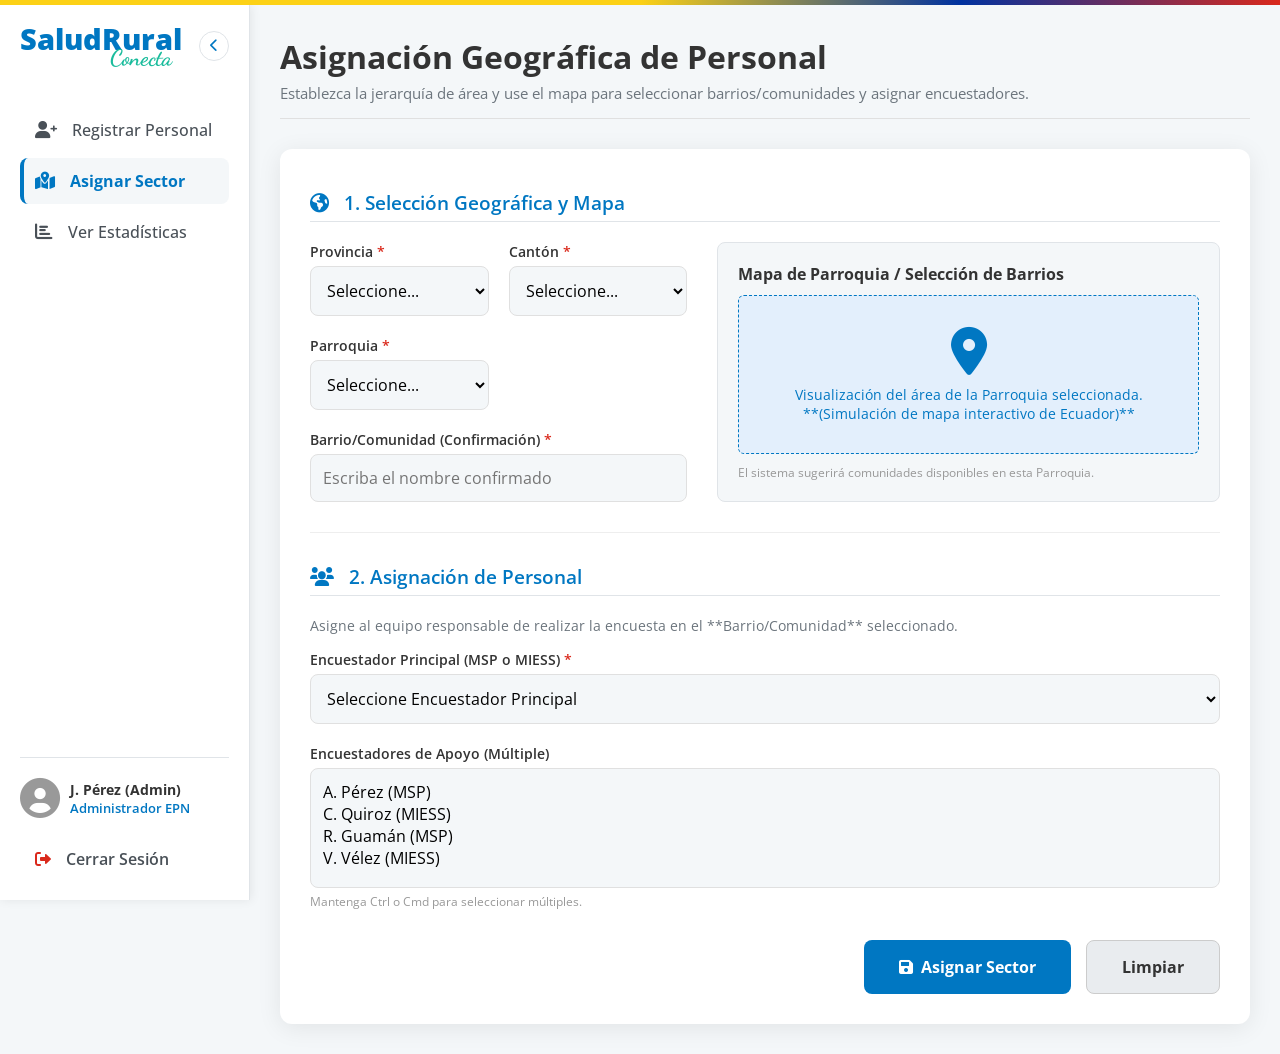
<file: PROYECTO_FINAL/src/html/asignacion_sector.html>
<!DOCTYPE html>
<html lang="es">
<head>
    <meta charset="UTF-8">
    <meta name="viewport" content="width=device-width, initial-scale=1.0">
    <title>Administración - Asignación de Sector</title>
    <link rel="stylesheet" href="../css/asignacion_sector.css"> 
    <link rel="stylesheet" href="https://cdnjs.cloudflare.com/ajax/libs/font-awesome/6.0.0-beta3/css/all.min.css">
    <link href="https://fonts.googleapis.com/css2?family=Open+Sans:wght@300;400;600;700;800&display=swap" rel="stylesheet">
    <link href="https://fonts.googleapis.com/css2?family=Dancing+Script:wght@700&display=swap" rel="stylesheet">
</head>
<body>
    <div class="color-band-top"></div>
    
    <div id="app-container" class="app-container">
        
        <aside id="sidebar" class="sidebar">
            <div class="sidebar-header">
                <div class="logo-wrapper-sidebar">
                    <h2 class="logo-text-sidebar">SaludRural</h2>
                    <span class="logo-firma-sidebar">Conecta</span>
                </div>
                <button id="toggle-sidebar" class="toggle-button" aria-label="Colapsar menú">
                    <i class="fas fa-chevron-left"></i>
                </button>
            </div>
            
            <nav class="nav-menu">
                <a href="#" class="nav-item"><i class="fas fa-user-plus"></i> <span class="nav-text">Registrar Personal</span></a>
                <a href="#" class="nav-item active"><i class="fas fa-map-marked-alt"></i> <span class="nav-text">Asignar Sector</span></a>
                <a href="#" class="nav-item"><i class="fas fa-chart-bar"></i> <span class="nav-text">Ver Estadísticas</span></a>
            </nav>
            
            <div class="user-profile-wrapper">
                <div class="user-profile">
                    <div class="profile-info">
                        <i class="fas fa-user-circle profile-picture-icon"></i> 
                        <div class="profile-details">
                            <span class="profile-name">J. Pérez (Admin)</span>
                            <span class="profile-role">Administrador EPN</span>
                        </div>
                    </div>
                </div>
                <a href="#" class="logout-button"><i class="fas fa-sign-out-alt"></i> <span class="nav-text">Cerrar Sesión</span></a>
            </div>
        </aside>

        <main class="main-content">
            <header class="page-header">
                <h1>Asignación Geográfica de Personal</h1>
                <p>Establezca la jerarquía de área y use el mapa para seleccionar barrios/comunidades y asignar encuestadores.</p>
            </header>
            
            <div class="card assignment-card">
                <form class="assignment-form">
                    
                    <h2 class="form-section-title"><i class="fas fa-globe-americas"></i> 1. Selección Geográfica y Mapa</h2>
                    
                    <div class="map-assignment-grid">
                        
                        <div class="geo-select-column">
                            <div class="input-group"><label for="provincia">Provincia <span class="required">*</span></label>
                                <select id="provincia" required>
                                    <option value="">Seleccione...</option>
                                    <option value="Pichincha">Pichincha</option>
                                    <option value="Guayas">Guayas</option>
                                </select>
                            </div>

                            <div class="input-group"><label for="canton">Cantón <span class="required">*</span></label>
                                <select id="canton" required>
                                    <option value="">Seleccione...</option>
                                    <option value="Quito">Quito</option>
                                    <option value="Guayaquil">Guayaquil</option>
                                </select>
                            </div>
                            
                            <div class="input-group"><label for="parroquia">Parroquia <span class="required">*</span></label>
                                <select id="parroquia" required>
                                    <option value="">Seleccione...</option>
                                    <option value="Calderon">Calderón</option>
                                    <option value="Pomasqui">Pomasqui</option>
                                </select>
                            </div>
                             
                            <div class="input-group">
                                <label for="barrio_manual">Barrio/Comunidad (Confirmación) <span class="required">*</span></label>
                                <input type="text" id="barrio_manual" placeholder="Escriba el nombre confirmado" required>
                            </div>
                        </div>

                        <div class="map-placeholder-column">
                            <h3 class="map-title">Mapa de Parroquia / Selección de Barrios</h3>
                            <div class="map-box">
                                <i class="fas fa-map-marker-alt"></i>
                                <p>Visualización del área de la Parroquia seleccionada.</p>
                                <p>**(Simulación de mapa interactivo de Ecuador)**</p>
                            </div>
                            <span class="map-hint">El sistema sugerirá comunidades disponibles en esta Parroquia.</span>
                        </div>
                    </div>
                    
                    <hr>

                    <h2 class="form-section-title"><i class="fas fa-users"></i> 2. Asignación de Personal</h2>
                    <p class="assignment-info">Asigne al equipo responsable de realizar la encuesta en el **Barrio/Comunidad** seleccionado.</p>
                    
                    <div class="form-grid">
                        <div class="input-group full-width">
                            <label for="encuestador_principal">Encuestador Principal (MSP o MIESS) <span class="required">*</span></label>
                            <select id="encuestador_principal" required>
                                <option value="">Seleccione Encuestador Principal</option>
                                <option value="MROJAS_MSP">M. Rojas (MSP)</option>
                                <option value="JLEMA_MIESS">J. Lema (MIESS)</option>
                            </select>
                        </div>
                        
                        <div class="input-group full-width">
                            <label for="encuestadores_secundarios">Encuestadores de Apoyo (Múltiple)</label>
                            <select id="encuestadores_secundarios" multiple size="4">
                                <option value="APEREZ_MSP">A. Pérez (MSP)</option>
                                <option value="CQUIROZ_MIESS">C. Quiroz (MIESS)</option>
                                <option value="RGUAMAN_MSP">R. Guamán (MSP)</option>
                                <option value="VVELEZ_MIESS">V. Vélez (MIESS)</option>
                            </select>
                            <span class="hint">Mantenga Ctrl o Cmd para seleccionar múltiples.</span>
                        </div>
                    </div>

                    <div class="action-buttons">
                        <button type="submit" class="button primary-button"><i class="fas fa-save"></i> Asignar Sector</button>
                        <button type="reset" class="button secondary-button">Limpiar</button>
                    </div>

                </form>
            </div>
        </main>
    </div>
    
    <script>
        document.addEventListener('DOMContentLoaded', () => {
            const appContainer = document.getElementById('app-container');
            const toggleButton = document.getElementById('toggle-sidebar');
            
            toggleButton.addEventListener('click', function() {
                appContainer.classList.toggle('sidebar-collapsed');
                const icon = this.querySelector('i');
                if (appContainer.classList.contains('sidebar-collapsed')) {
                    icon.classList.replace('fa-chevron-left', 'fa-chevron-right');
                } else {
                    icon.classList.replace('fa-chevron-right', 'fa-chevron-left');
                }
            });
        });
    </script>
</body>
</html>
</file>
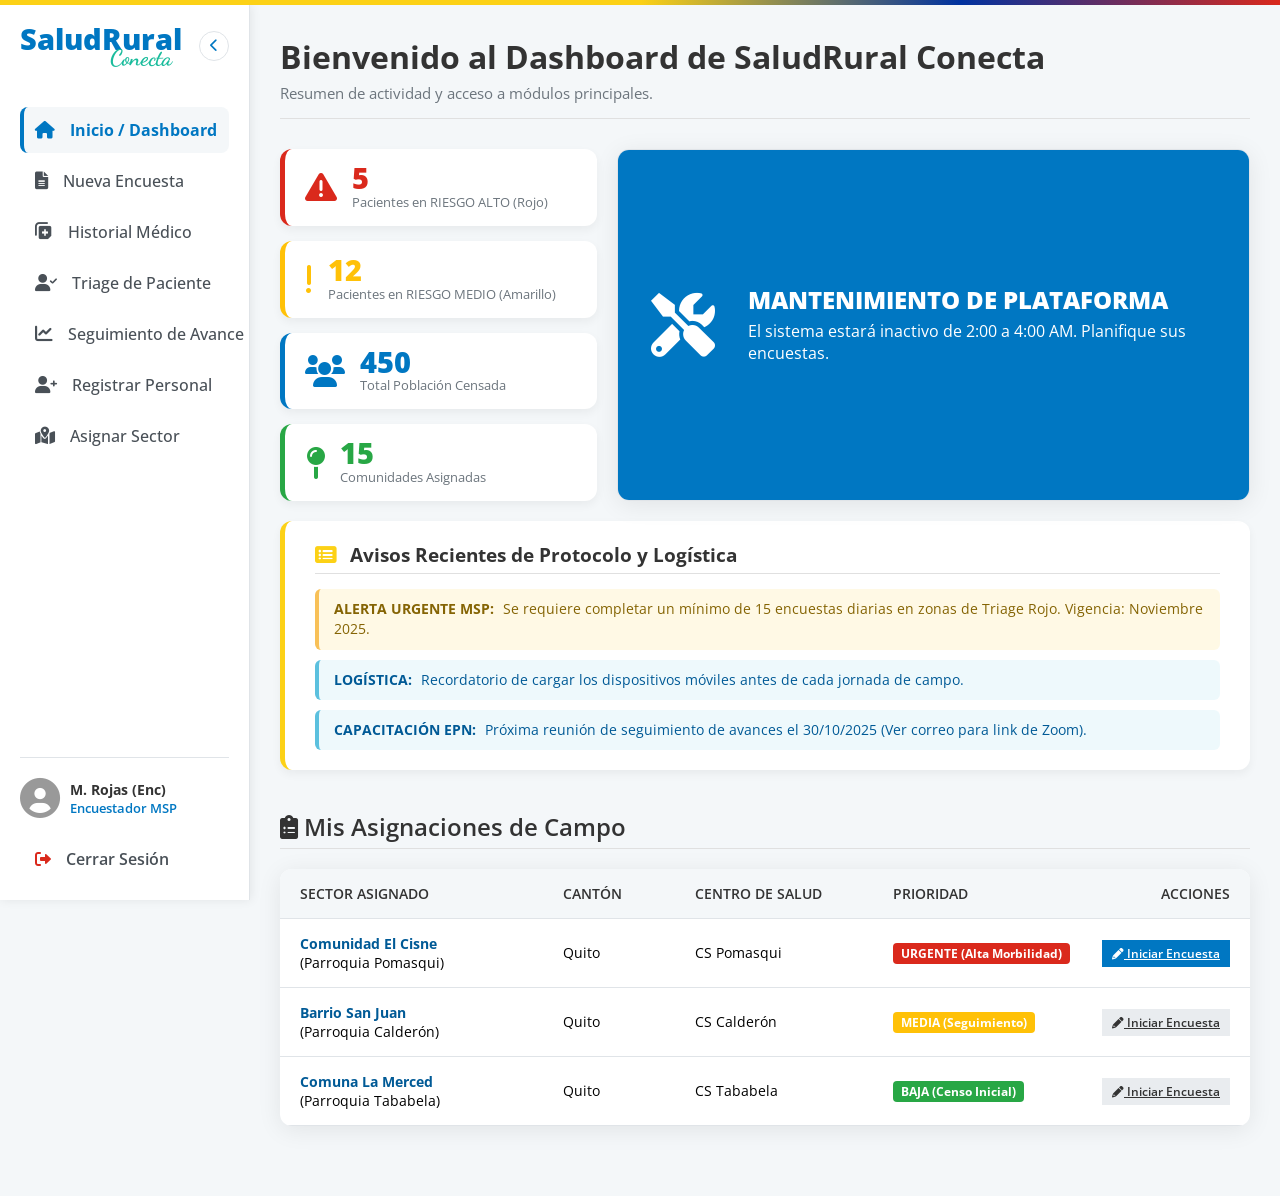
<file: PROYECTO_FINAL/src/html/dashboard.html>
<!DOCTYPE html>
<html lang="es">
<head>
    <meta charset="UTF-8">
    <meta name="viewport" content="width=device-width, initial-scale=1.0">
    <title>SaludRural Conecta - Dashboard</title>
    <link rel="stylesheet" href="../css/dashboard.css">
    <link rel="stylesheet" href="https://cdnjs.cloudflare.com/ajax/libs/font-awesome/6.0.0-beta3/css/all.min.css">
    <link href="https://fonts.googleapis.com/css2?family=Open+Sans:wght@300;400;600;700;800&display=swap" rel="stylesheet">
    <link href="https://fonts.googleapis.com/css2?family=Dancing+Script:wght@700&display=swap" rel="stylesheet">
</head>
<body>
    <div class="color-band-top"></div>
    
    <div id="app-container" class="app-container">
        
        <aside id="sidebar" class="sidebar">
            <div class="sidebar-header">
                <div class="logo-wrapper-sidebar">
                    <h2 class="logo-text-sidebar">SaludRural</h2>
                    <span class="logo-firma-sidebar">Conecta</span>
                </div>
                <button id="toggle-sidebar" class="toggle-button" aria-label="Colapsar menú">
                    <i class="fas fa-chevron-left"></i>
                </button>
            </div>
            
            <nav class="nav-menu">
                <a href="#" class="nav-item active"><i class="fas fa-home"></i> <span class="nav-text">Inicio / Dashboard</span></a>
                <a href="#" class="nav-item"><i class="fas fa-file-alt"></i> <span class="nav-text">Nueva Encuesta</span></a>
                <a href="#" class="nav-item"><i class="fas fa-notes-medical"></i> <span class="nav-text">Historial Médico</span></a>
                <a href="#" class="nav-item"><i class="fas fa-user-check"></i> <span class="nav-text">Triage de Paciente</span></a>
                <a href="#" class="nav-item"><i class="fas fa-chart-line"></i> <span class="nav-text">Seguimiento de Avance</span></a>
                <a href="#" class="nav-item"><i class="fas fa-user-plus"></i> <span class="nav-text">Registrar Personal</span></a>
                <a href="#" class="nav-item"><i class="fas fa-map-marked-alt"></i> <span class="nav-text">Asignar Sector</span></a>
            </nav>
            
            <div class="user-profile-wrapper">
                <div class="user-profile">
                    <div class="profile-info">
                        <i class="fas fa-user-circle profile-picture-icon"></i>
                        <div class="profile-details">
                            <span class="profile-name">M. Rojas (Enc)</span>
                            <span class="profile-role">Encuestador MSP</span>
                        </div>
                    </div>
                </div>
                <a href="#" class="logout-button"><i class="fas fa-sign-out-alt"></i> <span class="nav-text">Cerrar Sesión</span></a>
            </div>
        </aside>

        <main class="main-content">
            <header class="page-header">
                <h1>Bienvenido al Dashboard de SaludRural Conecta</h1>
                <p>Resumen de actividad y acceso a módulos principales.</p>
            </header>
            
            <div class="top-content-grid">
                
                <div class="metrics-grid">
                    <div class="metric-card card danger-metric">
                        <i class="fas fa-exclamation-triangle"></i>
                        <div class="metric-details">
                            <span class="metric-value">5</span>
                            <span class="metric-label">Pacientes en RIESGO ALTO (Rojo)</span>
                        </div>
                    </div>
                    <div class="metric-card card warning-metric">
                        <i class="fas fa-exclamation"></i>
                        <div class="metric-details">
                            <span class="metric-value">12</span>
                            <span class="metric-label">Pacientes en RIESGO MEDIO (Amarillo)</span>
                        </div>
                    </div>
                    <div class="metric-card card primary-metric">
                        <i class="fas fa-users"></i>
                        <div class="metric-details">
                            <span class="metric-value">450</span>
                            <span class="metric-label">Total Población Censada</span>
                        </div>
                    </div>
                    <div class="metric-card card success-metric">
                        <i class="fas fa-map-pin"></i>
                        <div class="metric-details">
                            <span class="metric-value">15</span>
                            <span class="metric-label">Comunidades Asignadas</span>
                        </div>
                    </div>
                </div>

                <div class="announcements-carousel-container card">
                    <div class="carousel-track">
                        
                        <div class="carousel-slide slide-blue">
                            <i class="fas fa-tools"></i>
                            <div class="slide-content-wrapper">
                                <h3 class="slide-title">Mantenimiento de Plataforma</h3>
                                <p class="slide-subtitle">El sistema estará inactivo de 2:00 a 4:00 AM. Planifique sus encuestas.</p>
                            </div>
                        </div>

                        <div class="carousel-slide slide-green">
                            <i class="fas fa-syringe"></i>
                            <div class="slide-content-wrapper">
                                <h3 class="slide-title">Jornada de Vacunación Rural</h3>
                                <p class="slide-subtitle">Fecha: 05/11. Confirme la asistencia en la Comunidad El Cisne. ¡Prioridad Triage!</p>
                            </div>
                        </div>

                        <div class="carousel-slide slide-yellow">
                            <i class="fas fa-graduation-cap"></i>
                            <div class="slide-content-wrapper">
                                <h3 class="slide-title">Capacitación en Protocolos</h3>
                                <p class="slide-subtitle">Reunión obligatoria para personal MSP/MIESS sobre llenado de Historias. 30/10/2025.</p>
                            </div>
                        </div>
                    </div>
                </div>
                
            </div>
            
            <div class="announcements-written-section card">
                <h2 class="announcement-title"><i class="fas fa-list-alt"></i> Avisos Recientes de Protocolo y Logística</h2>
                <div class="announcement-content">
                    <p class="alert warning-alert"><strong>ALERTA URGENTE MSP:</strong> Se requiere completar un mínimo de 15 encuestas diarias en zonas de Triage Rojo. Vigencia: Noviembre 2025.</p>
                    <p class="alert info-alert"><strong>LOGÍSTICA:</strong> Recordatorio de cargar los dispositivos móviles antes de cada jornada de campo.</p>
                    <p class="alert info-alert"><strong>CAPACITACIÓN EPN:</strong> Próxima reunión de seguimiento de avances el 30/10/2025 (Ver correo para link de Zoom).</p>
                </div>
            </div>

            <h2 class="access-title"><i class="fas fa-clipboard-list"></i> Mis Asignaciones de Campo</h2>
            
            <div class="assignments-list-container card">
                
                <div class="assignments-list-header">
                    <div class="col-sector">SECTOR ASIGNADO</div>
                    <div class="col-canton">CANTÓN</div>
                    <div class="col-center">CENTRO DE SALUD</div>
                    <div class="col-status">PRIORIDAD</div>
                    <div class="col-actions">ACCIONES</div>
                </div>

                <div class="assignments-list-body">
                    
                    <div class="assignment-item danger-border">
                        <div class="col-sector"><strong>Comunidad El Cisne</strong> (Parroquia Pomasqui)</div>
                        <div class="col-canton">Quito</div>
                        <div class="col-center">CS Pomasqui</div>
                        <div class="col-status"><span class="status danger-bg">URGENTE (Alta Morbilidad)</span></div>
                        <div class="col-actions"><a href="#" class="button small-button primary-button"><i class="fas fa-pencil-alt"></i> Iniciar Encuesta</a></div>
                    </div>
                    
                    <div class="assignment-item warning-border">
                        <div class="col-sector"><strong>Barrio San Juan</strong> (Parroquia Calderón)</div>
                        <div class="col-canton">Quito</div>
                        <div class="col-center">CS Calderón</div>
                        <div class="col-status"><span class="status warning-bg">MEDIA (Seguimiento)</span></div>
                        <div class="col-actions"><a href="#" class="button small-button secondary-button"><i class="fas fa-pencil-alt"></i> Iniciar Encuesta</a></div>
                    </div>
                    
                    <div class="assignment-item success-border">
                        <div class="col-sector"><strong>Comuna La Merced</strong> (Parroquia Tababela)</div>
                        <div class="col-canton">Quito</div>
                        <div class="col-center">CS Tababela</div>
                        <div class="col-status"><span class="status success-bg">BAJA (Censo Inicial)</span></div>
                        <div class="col-actions"><a href="#" class="button small-button secondary-button"><i class="fas fa-pencil-alt"></i> Iniciar Encuesta</a></div>
                    </div>
                </div>
            </div>
        </main>
    </div>
    
    <script>
        document.addEventListener('DOMContentLoaded', () => {
            // Colapso del Sidebar
            const appContainer = document.getElementById('app-container');
            const toggleButton = document.getElementById('toggle-sidebar');
            
            toggleButton.addEventListener('click', function() {
                appContainer.classList.toggle('sidebar-collapsed');
                const icon = this.querySelector('i');
                if (appContainer.classList.contains('sidebar-collapsed')) {
                    icon.classList.replace('fa-chevron-left', 'fa-chevron-right');
                } else {
                    icon.classList.replace('fa-chevron-right', 'fa-chevron-left');
                }
            });

            // SIMULACIÓN DE CARRUSEL
            const track = document.querySelector('.carousel-track');
            const slides = document.querySelectorAll('.carousel-slide');
            let currentIndex = 0;

            function moveToNextSlide() {
                currentIndex = (currentIndex + 1) % slides.length;
                const offset = -currentIndex * 100;
                track.style.transform = `translateX(${offset}%)`;
            }

            // Simulación de auto-avance cada 5 segundos
            setInterval(moveToNextSlide, 5000);
        });
    </script>
</body>
</html>
</file>
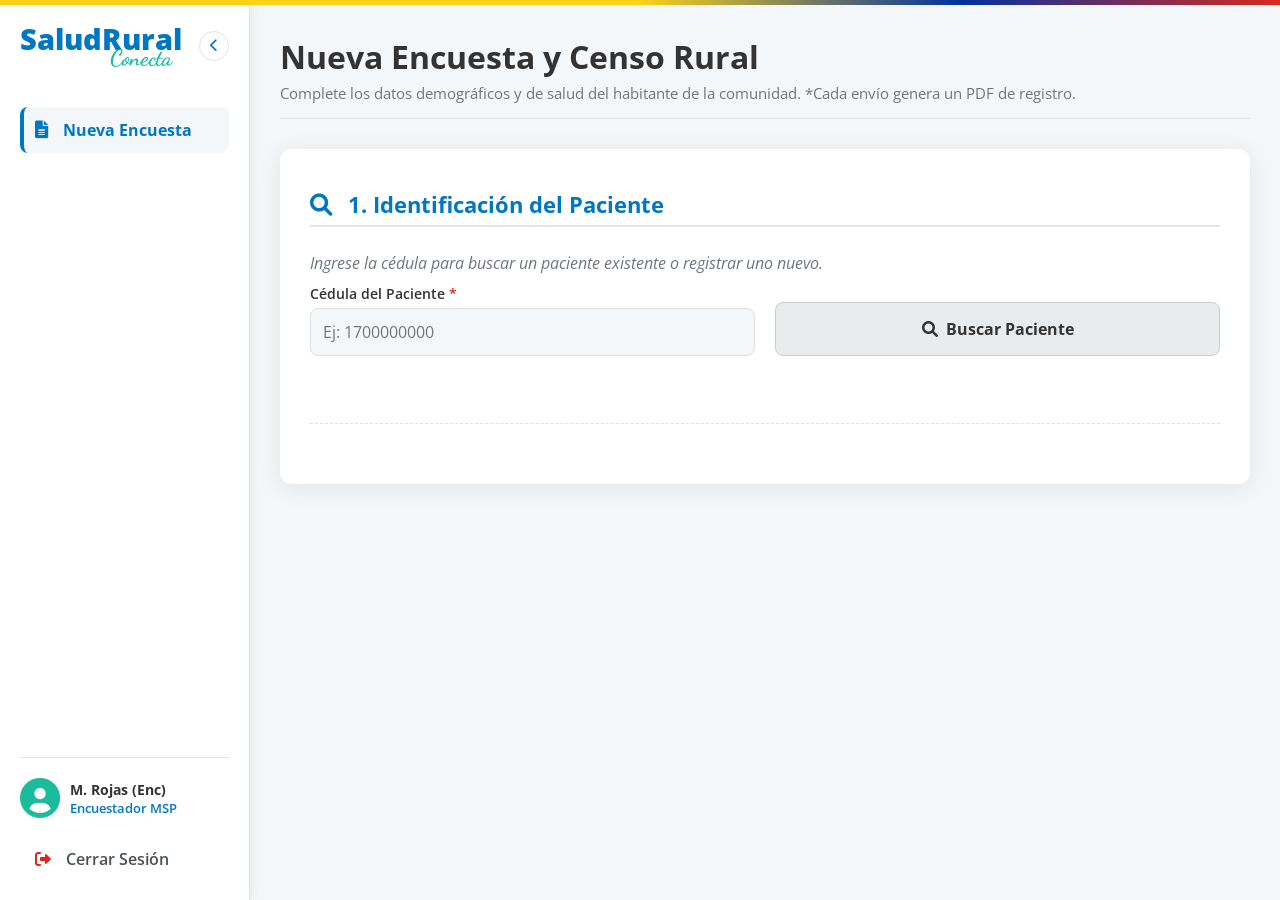
<file: PROYECTO_FINAL/src/html/encuesta.html>
<!DOCTYPE html>
<html lang="es">
<head>
    <meta charset="UTF-8">
    <meta name="viewport" content="width=device-width, initial-scale=1.0">
    <title>Encuestador - Ingreso de Datos</title>
    <link rel="stylesheet" href="../css/encuesta.css">
    <link rel="stylesheet" href="https://cdnjs.cloudflare.com/ajax/libs/font-awesome/6.0.0-beta3/css/all.min.css">
    <link href="https://fonts.googleapis.com/css2?family=Open+Sans:wght@300;400;600;700;800&display=swap" rel="stylesheet">
    <link href="https://fonts.googleapis.com/css2?family=Dancing+Script:wght@700&display=swap" rel="stylesheet">
</head>
<body>
    <div class="color-band-top"></div>
    
    <div id="app-container" class="app-container">
        
        <aside id="sidebar" class="sidebar">
            <div class="sidebar-header">
                <div class="logo-wrapper-sidebar">
                    <h2 class="logo-text-sidebar">SaludRural</h2>
                    <span class="logo-firma-sidebar">Conecta</span>
                </div>
                <button id="toggle-sidebar" class="toggle-button" aria-label="Colapsar menú">
                    <i class="fas fa-chevron-left"></i>
                </button>
            </div>
            
            <nav class="nav-menu">
                <a href="#" class="nav-item active"><i class="fas fa-file-alt"></i> <span class="nav-text">Nueva Encuesta</span></a>
            </nav>
            
            <div class="user-profile-wrapper">
                <div class="user-profile">
                    <div class="profile-info">
                        <i class="fas fa-user-circle profile-picture-icon"></i>
                        <div class="profile-details">
                            <span class="profile-name">M. Rojas (Enc)</span>
                            <span class="profile-role">Encuestador MSP</span>
                        </div>
                    </div>
                </div>
                <a href="#" class="logout-button"><i class="fas fa-sign-out-alt"></i> <span class="nav-text">Cerrar Sesión</span></a>
            </div>
        </aside>

        <main class="main-content">
            <header class="page-header">
                <h1>Nueva Encuesta y Censo Rural</h1>
                <p>Complete los datos demográficos y de salud del habitante de la comunidad. *Cada envío genera un PDF de registro.</p>
            </header>
            
            <div class="card survey-card">
                <form class="survey-form">
                    
                    <div class="form-section active" data-step="1">
                        <h2 class="form-section-title"><i class="fas fa-search"></i> 1. Identificación del Paciente</h2>
                        <p class="search-info">Ingrese la cédula para buscar un paciente existente o registrar uno nuevo.</p>
                        <div class="form-grid search-grid">
                            <div class="input-group">
                                <label for="cedula_paciente">Cédula del Paciente <span class="required">*</span></label>
                                <input type="text" id="cedula_paciente" placeholder="Ej: 1700000000" required>
                            </div>
                            <button type="button" class="button secondary-button search-button" id="search-button"><i class="fas fa-search"></i> Buscar Paciente</button>
                        </div>
                        <div class="search-result-message" id="search-message"></div>
                    </div>

                    <div class="form-section" data-step="2">
                        <h2 class="form-section-title"><i class="fas fa-user"></i> 2. Datos Demográficos (Censo)</h2>
                        <div class="form-grid">
                            <div class="input-group"><label for="nombres_paciente">Nombres <span class="required">*</span></label><input type="text" id="nombres_paciente" required></div>
                            <div class="input-group"><label for="apellidos_paciente">Apellidos <span class="required">*</span></label><input type="text" id="apellidos_paciente" required></div>
                            <div class="input-group"><label for="fecha_nac">Fecha de Nacimiento <span class="required">*</span></label><input type="date" id="fecha_nac" required></div>
                            <div class="input-group"><label for="genero">Género <span class="required">*</span></label>
                                <select id="genero" required>
                                    <option value="">Seleccione</option>
                                    <option value="M">Masculino</option>
                                    <option value="F">Femenino</option>
                                    <option value="O">Otro</option>
                                </select>
                            </div>
                            <div class="input-group"><label for="telefono_paciente">Teléfono</label><input type="tel" id="telefono_paciente" placeholder="Ej: 0987654321"></div>
                            <div class="input-group"><label for="estado_civil">Estado Civil</label>
                                <select id="estado_civil">
                                    <option value="">Seleccione</option>
                                    <option value="S">Soltero(a)</option>
                                    <option value="C">Casado(a)</option>
                                    <option value="U">Unión Libre</option>
                                    <option value="D">Divorciado(a)</option>
                                    <option value="V">Viudo(a)</option>
                                </select>
                            </div>
                            <div class="input-group full-width"><label for="direccion_actual">Dirección (Comunidad y Sector)</label><input type="text" id="direccion_actual" placeholder="Nombre de la comunidad y dirección exacta del domicilio"></div>
                        </div>
                    </div>

                    <div class="form-section" data-step="3">
                        <h2 class="form-section-title"><i class="fas fa-history"></i> 3. Historial Médico Base</h2>
                        <div class="form-grid">
                            <div class="input-group full-width">
                                <label for="enfermedades_previas">Enfermedades Preexistentes/Crónicas</label>
                                <textarea id="enfermedades_previas" rows="2" placeholder="Describa otras condiciones si aplica..."></textarea>
                                </div>
                            
                            <div class="input-group"><label for="cirugias_previas_select">¿Tuvo Cirugías Previas?</label>
                                <select id="cirugias_previas_select" onchange="toggleDetail('cirugias_detalle', this.value)">
                                    <option value="No">No</option>
                                    <option value="Si">Sí</option>
                                </select>
                            </div>
                            <div class="input-group" id="cirugias_detalle" style="display:none;">
                                <label for="cirugias_previas_text">Detalle Cirugías</label>
                                <input type="text" id="cirugias_previas_text" placeholder="Ej: Apendicectomía, 2018">
                            </div>
                            
                            <div class="input-group"><label for="hospitalizaciones_select">¿Tuvo Hospitalizaciones Previas?</label>
                                <select id="hospitalizaciones_select" onchange="toggleDetail('hospitalizaciones_detalle', this.value)">
                                    <option value="No">No</option>
                                    <option value="Si">Sí</option>
                                </select>
                            </div>
                            <div class="input-group" id="hospitalizaciones_detalle" style="display:none;">
                                <label for="hospitalizaciones_text">Detalle Hospitalizaciones</label>
                                <input type="text" id="hospitalizaciones_text" placeholder="Fecha y causa más reciente">
                            </div>
                            
                            <div class="input-group full-width"><label for="alergias_select">¿Tiene Alergias Conocidas?</label>
                                <select id="alergias_select" onchange="toggleDetail('alergias_detalle', this.value)">
                                    <option value="No">No</option>
                                    <option value="Si">Sí</option>
                                </select>
                            </div>
                            <div class="input-group full-width" id="alergias_detalle" style="display:none;">
                                <label for="alergias_text">Detalle Alergias</label>
                                <textarea id="alergias_text" rows="2" placeholder="Ej: Penicilina, mariscos, polen..."></textarea>
                            </div>
                            
                            <div class="input-group full-width">
                                <label for="medicacion_actual">Medicación Crónica Actual (Descripción Libre)</label>
                                <textarea id="medicacion_actual" rows="2" placeholder="Nombre del medicamento, dosis y frecuencia"></textarea>
                            </div>
                            <div class="input-group full-width">
                                <label for="antecedentes_familiares">Antecedentes Familiares Relevantes (Descripción Libre)</label>
                                <textarea id="antecedentes_familiares" rows="2" placeholder="Diabetes, cáncer, hipertensión en familiares directos."></textarea>
                            </div>
                        </div>
                    </div>

                    <div class="form-section" data-step="4">
                        <h2 class="form-section-title"><i class="fas fa-stethoscope"></i> 4. Signos Vitales y Triage</h2>
                        <div class="form-grid">
                            <div class="input-group"><label for="peso">Peso (kg)</label><input type="number" id="peso" step="0.1" min="0" placeholder="Ej: 75.5"></div>
                            <div class="input-group"><label for="altura">Altura (cm)</label><input type="number" id="altura" min="0" placeholder="Ej: 170"></div>
                            <div class="input-group"><label for="presion_arterial">Presión Arterial (mm/Hg)</label><input type="text" id="presion_arterial" placeholder="Ej: 120/80"></div>
                            <div class="input-group"><label for="temperatura">Temperatura (°C)</label><input type="number" id="temperatura" step="0.1" placeholder="Ej: 36.5"></div>
                            <div class="input-group"><label for="frecuencia_cardiaca">Frecuencia Cardíaca (lpm)</label><input type="number" id="frecuencia_cardiaca" min="0" placeholder="Ej: 72"></div>
                            <div class="input-group"><label for="saturacion">Saturación de O₂ (%)</label><input type="number" id="saturacion" min="0" max="100" placeholder="Ej: 98"></div>
                            <div class="input-group"><label for="glicemia">Glicemia (mg/dL) - Opcional</label><input type="number" id="glicemia" min="0" placeholder="Ej: 90"></div>
                            <div class="input-group full-width">
                                <label for="sintomas_actuales">Síntomas Reportados Hoy <span class="required">*</span></label>
                                <textarea id="sintomas_actuales" rows="3" placeholder="Síntomas actuales o motivo de la visita." required></textarea>
                            </div>
                        </div>
                    </div>
                    
                    <div class="form-section" data-step="5">
                        <h2 class="form-section-title"><i class="fas fa-leaf"></i> 5. Hábitos y Entorno de Salud</h2>
                        <div class="form-grid">
                            <div class="input-group">
                                <label for="tabaquismo">Tabaquismo</label>
                                <select id="tabaquismo">
                                    <option value="No">No</option>
                                    <option value="Ex">Ex-fumador</option>
                                    <option value="Si">Sí</option>
                                </select>
                            </div>
                            <div class="input-group">
                                <label for="alcohol">Consumo de Alcohol</label>
                                <select id="alcohol">
                                    <option value="No">No</option>
                                    <option value="Social">Social</option>
                                    <option value="Frecuente">Frecuente</option>
                                </select>
                            </div>
                            <div class="input-group">
                                <label for="agua_consumida">Fuente de Agua</label>
                                <select id="agua_consumida">
                                    <option value="Potable">Red Pública (Potable)</option>
                                    <option value="Pozo">Pozo</option>
                                    <option value="Rio">Río/Vertiente</option>
                                </select>
                            </div>
                            <div class="input-group">
                                <label for="desecho">Manejo de Desechos</label>
                                <select id="desecho">
                                    <option value="Recoleccion">Recolección Municipal</option>
                                    <option value="Quema">Quema/Entierro</option>
                                    <option value="Abierto">Cielo Abierto</option>
                                </select>
                            </div>
                            <div class="input-group full-width">
                                <label for="observaciones">Observaciones de la Visita/Entorno</label>
                                <textarea id="observaciones" rows="3" placeholder="Notas sobre el entorno social, ambiental o familiar."></textarea>
                            </div>
                        </div>
                    </div>
                    
                    <hr>

                    <div class="action-buttons form-navigation">
                        <button type="button" class="button secondary-button" id="prev-step" style="display:none;"><i class="fas fa-arrow-left"></i> Anterior</button>
                        <button type="button" class="button primary-button" id="next-step" style="display:none;">Siguiente <i class="fas fa-arrow-right"></i></button>
                        <button type="submit" class="button primary-button" id="submit-form" style="display:none;"><i class="fas fa-paper-plane"></i> Finalizar y Generar PDF</button>
                    </div>

                </form>
            </div>
        </main>
    </div>
    
    <script>
        // Función para mostrar/ocultar campos de detalle (Sí/No)
        function toggleDetail(id, value) {
            const element = document.getElementById(id);
            if (value === 'Si') {
                element.style.display = 'flex';
                // Opcional: podrías hacer que el input de detalle sea requerido aquí
            } else {
                element.style.display = 'none';
                // Opcional: podrías limpiar o quitar el atributo required si existiera
            }
        }

        document.addEventListener('DOMContentLoaded', () => {
            // 1. Colapso del Sidebar
            const appContainer = document.getElementById('app-container');
            const toggleButton = document.getElementById('toggle-sidebar');

            toggleButton.addEventListener('click', function() {
                appContainer.classList.toggle('sidebar-collapsed');
                const icon = this.querySelector('i');
                if (appContainer.classList.contains('sidebar-collapsed')) {
                    icon.classList.replace('fa-chevron-left', 'fa-chevron-right');
                } else {
                    icon.classList.replace('fa-chevron-right', 'fa-chevron-left');
                }
            });
            
            // 2. Navegación del Formulario por Pasos (Encuesta)
            const sections = document.querySelectorAll('.form-section');
            const prevButton = document.getElementById('prev-step');
            const nextButton = document.getElementById('next-step');
            const submitButton = document.getElementById('submit-form');
            const searchButton = document.getElementById('search-button');
            const searchMessage = document.getElementById('search-message');
            const cedulaInput = document.getElementById('cedula_paciente');
            
            let currentStep = 1;

            function updateFormVisibility() {
                sections.forEach(section => {
                    section.style.display = 'none';
                });
                document.querySelector(`[data-step="${currentStep}"]`).style.display = 'block';

                
                prevButton.style.display = currentStep > 1 ? 'inline-flex' : 'none';
                
                // Lógica de botones para los pasos de la encuesta
                if (currentStep === 1) {
                    nextButton.style.display = 'none';
                    submitButton.style.display = 'none';
                    searchButton.style.display = 'inline-flex';
                    searchMessage.style.display = 'block';
                } else {
                    searchButton.style.display = 'none';
                    searchMessage.style.display = 'none';
                    nextButton.style.display = currentStep < sections.length ? 'inline-flex' : 'none';
                    submitButton.style.display = currentStep === sections.length ? 'inline-flex' : 'none';
                }
            }

            // SIMULACIÓN DE BÚSQUEDA
            searchButton.addEventListener('click', () => {
                const cedula = cedulaInput.value.trim();
                searchMessage.style.border = '1px solid var(--color-border-light)';

                if (cedula.length === 10) {
                    if (cedula.endsWith('1234')) {
                        searchMessage.innerHTML = '<i class="fas fa-check-circle"></i> Paciente encontrado. ¡Datos listos para actualizar!';
                        searchMessage.style.backgroundColor = 'rgba(26, 188, 156, 0.1)';
                        searchMessage.style.color = 'var(--color-health-green)';
                    } else {
                        searchMessage.innerHTML = '<i class="fas fa-exclamation-circle"></i> Paciente nuevo. Iniciando **Nuevo Registro** de Censo.';
                        searchMessage.style.backgroundColor = 'rgba(0, 119, 194, 0.1)';
                        searchMessage.style.color = 'var(--color-primary-blue)';
                    }
                    nextButton.style.display = 'inline-flex'; 
                    setTimeout(() => {
                        currentStep++;
                        updateFormVisibility();
                    }, 1000);
                } else {
                    searchMessage.innerHTML = '<i class="fas fa-times-circle"></i> Ingrese una cédula válida de 10 dígitos.';
                    searchMessage.style.backgroundColor = 'rgba(218, 41, 28, 0.1)';
                    searchMessage.style.color = 'var(--color-ecuador-red)';
                    nextButton.style.display = 'none';
                }
            });
            
            nextButton.addEventListener('click', () => {
                const currentSectionInputs = document.querySelector(`[data-step="${currentStep}"]`).querySelectorAll('input[required], select[required], textarea[required]');
                let allValid = true;
                currentSectionInputs.forEach(input => {
                    if (!input.value) {
                        allValid = false;
                        input.style.border = '2px solid var(--color-ecuador-red)';
                    } else {
                        input.style.border = '1px solid var(--color-border-light)';
                    }
                });
                
                if (allValid && currentStep < sections.length) {
                    currentStep++;
                    updateFormVisibility();
                } else if (!allValid) {
                    alert('Por favor, complete todos los campos requeridos (*).');
                }
            });

            prevButton.addEventListener('click', () => {
                if (currentStep > 1) {
                    currentStep--;
                    updateFormVisibility();
                }
            });

            updateFormVisibility();
        });
    </script>
</body>
</html>
</file>
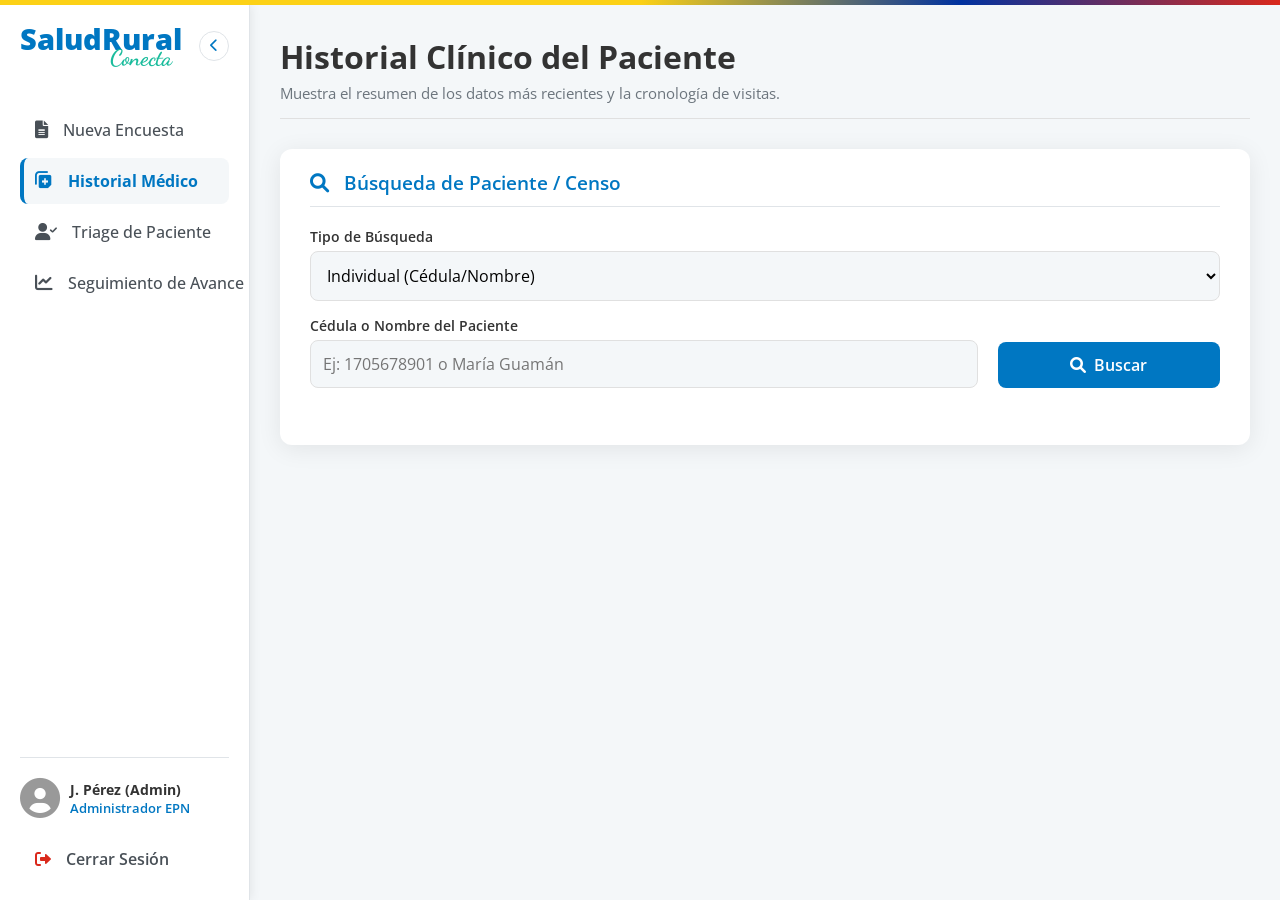
<file: PROYECTO_FINAL/src/html/historial_medico.html>
<!DOCTYPE html>
<html lang="es">
<head>
    <meta charset="UTF-8">
    <meta name="viewport" content="width=device-width, initial-scale=1.0">
    <title>Historial Médico - SaludRural</title>
    <link rel="stylesheet" href="../css/historial_medico.css">
    <link rel="stylesheet" href="https://cdnjs.cloudflare.com/ajax/libs/font-awesome/6.0.0-beta3/css/all.min.css">
    <link href="https://fonts.googleapis.com/css2?family=Open+Sans:wght@300;400;600;700;800&display=swap" rel="stylesheet">
    <link href="https://fonts.googleapis.com/css2?family=Dancing+Script:wght@700&display=swap" rel="stylesheet">
</head>
<body>
    <div class="color-band-top"></div>
    
    <div id="app-container" class="app-container">
        
        <aside id="sidebar" class="sidebar">
            <div class="sidebar-header">
                <div class="logo-wrapper-sidebar">
                    <h2 class="logo-text-sidebar">SaludRural</h2>
                    <span class="logo-firma-sidebar">Conecta</span>
                </div>
                <button id="toggle-sidebar" class="toggle-button" aria-label="Colapsar menú">
                    <i class="fas fa-chevron-left"></i>
                </button>
            </div>
            
            <nav class="nav-menu">
                <a href="#" class="nav-item"><i class="fas fa-file-alt"></i> <span class="nav-text">Nueva Encuesta</span></a>
                <a href="#" class="nav-item active"><i class="fas fa-notes-medical"></i> <span class="nav-text">Historial Médico</span></a>
                <a href="#" class="nav-item"><i class="fas fa-user-check"></i> <span class="nav-text">Triage de Paciente</span></a>
                <a href="#" class="nav-item"><i class="fas fa-chart-line"></i> <span class="nav-text">Seguimiento de Avance</span></a>
            </nav>
            
            <div class="user-profile-wrapper">
                <div class="user-profile">
                    <div class="profile-info">
                        <i class="fas fa-user-circle profile-picture-icon"></i>
                        <div class="profile-details">
                            <span class="profile-name">J. Pérez (Admin)</span>
                            <span class="profile-role">Administrador EPN</span>
                        </div>
                    </div>
                </div>
                <a href="#" class="logout-button"><i class="fas fa-sign-out-alt"></i> <span class="nav-text">Cerrar Sesión</span></a>
            </div>
        </aside>

        <main class="main-content">
            <header class="page-header">
                <h1>Historial Clínico del Paciente</h1>
                <p>Muestra el resumen de los datos más recientes y la cronología de visitas.</p>
            </header>
            
            <div class="patient-search-section card">
                <h2 class="section-header"><i class="fas fa-search"></i> Búsqueda de Paciente / Censo</h2>
                
                <div class="input-group full-width" style="margin-bottom: 15px;">
                    <label for="search_type">Tipo de Búsqueda</label>
                    <select id="search_type" onchange="toggleSearchMode(this.value)">
                        <option value="individual">Individual (Cédula/Nombre)</option>
                        <option value="geografica">Geográfica (Provincia/Sector)</option>
                    </select>
                </div>

                <div id="search-mode-individual" class="search-mode">
                    <div class="search-grid form-grid">
                        <div class="input-group">
                            <label for="search_input">Cédula o Nombre del Paciente</label>
                            <input type="text" id="search_input" placeholder="Ej: 1705678901 o María Guamán">
                        </div>
                        <button type="button" class="button primary-button search-button" id="patient-search-button"><i class="fas fa-search"></i> Buscar</button>
                    </div>
                </div>

                <div id="search-mode-geografica" class="search-mode" style="display: none;">
                    <div class="form-grid">
                        <div class="input-group">
                            <label for="provincia_select">Provincia</label>
                            <select id="provincia_select">
                                <option value="">Seleccione Provincia</option>
                                <option value="Pichincha">Pichincha</option>
                                <option value="Guayas">Guayas</option>
                                <option value="Cotopaxi">Cotopaxi</option>
                            </select>
                        </div>
                        <div class="input-group">
                            <label for="ciudad_select">Ciudad / Cantón</label>
                            <select id="ciudad_select">
                                <option value="">Seleccione Ciudad/Cantón</option>
                                <option value="Quito">Quito</option>
                                <option value="Latacunga">Latacunga</option>
                            </select>
                        </div>
                        <div class="input-group">
                            <label for="sector_select">Sector / Comunidad</label>
                            <select id="sector_select">
                                <option value="">Seleccione Sector/Comunidad</option>
                                <option value="ElCisne">El Cisne</option>
                                <option value="SanJuan">San Juan</option>
                            </select>
                        </div>
                        <button type="button" class="button primary-button" id="census-search-button"><i class="fas fa-users"></i> Buscar Censo</button>
                    </div>
                </div>
                
                <div class="search-result-message" id="search-historial-message"></div>
            </div>

            <div class="content-wrapper" id="patient-data-view" style="display:none;">
                
                <div class="patient-record-card card">
                    <h2 class="section-header"><i class="fas fa-id-card-alt"></i> Ficha Actual (Última Actualización: 2025-10-15)</h2>
                    
                    <div class="patient-data-summary">
                        <div class="summary-box">
                            <h3 class="summary-title">Datos Personales</h3>
                            <p><strong>Cédula:</strong> <span id="data-cedula">1705678901</span></p>
                            <p><strong>Paciente:</strong> <span id="data-nombre">María Fernanda Guamán Loachamin</span></p>
                            <p><strong>Fecha Nac.:</strong> 1970-03-21 (55 años)</p>
                            <p><strong>Contacto:</strong> 0998765432</p>
                            <p><strong>Dirección (Censo):</strong> Comunidad El Cisne, Sector central</p>
                        </div>

                        <div class="summary-box">
                            <h3 class="summary-title">Historial Clínico Clave</h3>
                            <p><strong>Enfermedades:</strong> Hipertensión, Diabetes Tipo 2</p>
                            <p><strong>Alergias:</strong> Sí (Desconocida)</p>
                            <p><strong>Medicación:</strong> Losartán (100mg/día)</p>
                            <p><strong>Hábitos:</strong> Tabaquismo (No), Alcohol (Social)</p>
                            <p><strong>Riesgo Ambiental:</strong> Pozo de Agua, Quema de Desechos</p>
                        </div>

                        <div class="summary-box vital-signs">
                            <h3 class="summary-title">Últimos Signos Vitales (2025-10-15)</h3>
                            <p><strong><i class="fas fa-weight"></i> Peso/Altura:</strong> 78 kg / 160 cm</p>
                            <p><strong><i class="fas fa-tachometer-alt"></i> Presión:</strong> 145/95 mm/Hg (Elevada)</p>
                            <p><strong><i class="fas fa-thermometer-half"></i> Temperatura:</strong> 37.0 °C</p>
                            <p><strong><i class="fas fa-heartbeat"></i> F. Cardiaca:</strong> 85 lpm</p>
                            <p><strong><i class="fas fa-tint"></i> Glicemia:</strong> 180 mg/dL (Alto)</p>
                        </div>
                    </div>
                    
                    <div class="summary-symptoms">
                        <h3 class="summary-title"><i class="fas fa-comments"></i> Síntomas Reportados (Última Visita)</h3>
                        <p>El paciente reporta dolor de cabeza frecuente y visión borrosa ocasional. Se encuentra con presión arterial elevada hoy. Se recomienda seguimiento urgente (Triage: Rojo).</p>
                    </div>

                    <div class="action-buttons view-action">
                        <button class="button primary-button"><i class="fas fa-print"></i> Generar Ficha PDF</button>
                        <button class="button secondary-button"><i class="fas fa-edit"></i> Editar Ficha Actual</button>
                    </div>
                </div>

                <div class="chronology-card card">
                    <h2 class="section-header"><i class="fas fa-clock"></i> Cronología de Visitas (Historial Completo)</h2>
                    <ul class="visit-list">
                        <li class="visit-item active">
                            <span class="date">15/10/2025</span>
                            <span class="status warning">Triage: Rojo</span>
                        </li>
                        <li class="visit-item">
                            <span class="date">01/08/2025</span>
                            <span class="status warning-yellow">Triage: Amarillo</span>
                        </li>
                        <li class="visit-item">
                            <span class="date">10/05/2025</span>
                            <span class="status success">Triage: Verde</span>
                        </li>
                        <li class="visit-item">
                            <span class="date">20/01/2025</span>
                            <span class="status neutral">Registro Inicial</span>
                        </li>
                    </ul>
                    <div class="download-history">
                        <a href="#"><i class="fas fa-file-download"></i> Descargar Historial Completo (.zip)</a>
                    </div>
                </div>

            </div>
        </main>
    </div>
    
    <script>
        // Función para cambiar el modo de búsqueda (Individual vs Geográfica)
        function toggleSearchMode(mode) {
            document.getElementById('search-mode-individual').style.display = 'none';
            document.getElementById('search-mode-geografica').style.display = 'none';
            document.getElementById(`search-mode-${mode}`).style.display = 'block';
            document.getElementById('patient-data-view').style.display = 'none';
            document.getElementById('search-historial-message').innerHTML = '';
        }
        
        document.addEventListener('DOMContentLoaded', () => {
            // 1. Colapso del Sidebar
            const appContainer = document.getElementById('app-container');
            const toggleButton = document.getElementById('toggle-sidebar');
            const patientDataView = document.getElementById('patient-data-view');
            
            toggleButton.addEventListener('click', function() {
                appContainer.classList.toggle('sidebar-collapsed');
                const icon = this.querySelector('i');
                if (appContainer.classList.contains('sidebar-collapsed')) {
                    icon.classList.replace('fa-chevron-left', 'fa-chevron-right');
                } else {
                    icon.classList.replace('fa-chevron-right', 'fa-chevron-left');
                }
            });

            // 2. Lógica de Búsqueda del Historial (Individual)
            const searchButton = document.getElementById('patient-search-button');
            const searchInput = document.getElementById('search_input');
            const searchMessage = document.getElementById('search-historial-message');
            
            searchButton.addEventListener('click', () => {
                const query = searchInput.value.trim().toLowerCase();
                searchMessage.style.border = '1px solid var(--color-border-light)';
                
                if (query.length > 3) {
                    if (query.includes('maria') || query.includes('1705678901')) {
                        searchMessage.innerHTML = '<i class="fas fa-check-circle"></i> Paciente encontrado: María Fernanda Guamán.';
                        searchMessage.style.backgroundColor = 'rgba(26, 188, 156, 0.1)';
                        searchMessage.style.color = 'var(--color-health-green)';
                        patientDataView.style.display = 'grid';
                    } else {
                        searchMessage.innerHTML = '<i class="fas fa-exclamation-circle"></i> No se encontraron registros para la búsqueda: ' + query;
                        searchMessage.style.backgroundColor = 'rgba(253, 236, 172, 0.8)';
                        searchMessage.style.color = '#856404';
                        patientDataView.style.display = 'none';
                    }
                } else {
                    searchMessage.innerHTML = '<i class="fas fa-times-circle"></i> Ingrese al menos 4 caracteres para iniciar la búsqueda.';
                    searchMessage.style.backgroundColor = 'rgba(218, 41, 28, 0.1)';
                    searchMessage.style.color = 'var(--color-ecuador-red)';
                    patientDataView.style.display = 'none';
                }
            });

            // 3. Lógica de Búsqueda de Censo (Geográfica)
            const censusSearchButton = document.getElementById('census-search-button');
            censusSearchButton.addEventListener('click', () => {
                const provincia = document.getElementById('provincia_select').value;
                const sector = document.getElementById('sector_select').value;
                
                if (provincia && sector) {
                    searchMessage.innerHTML = `<i class="fas fa-users"></i> Búsqueda Censo: **28 pacientes** encontrados en ${sector}, ${provincia}.`;
                    searchMessage.style.backgroundColor = 'rgba(0, 119, 194, 0.1)';
                    searchMessage.style.color = 'var(--color-primary-blue)';
                    patientDataView.style.display = 'none'; // Se asume que el censo mostraría una tabla de resultados diferente
                } else {
                    searchMessage.innerHTML = '<i class="fas fa-times-circle"></i> Seleccione al menos Provincia y Sector para la búsqueda de censo.';
                    searchMessage.style.backgroundColor = 'rgba(218, 41, 28, 0.1)';
                    searchMessage.style.color = 'var(--color-ecuador-red)';
                    patientDataView.style.display = 'none';
                }
            });
        });
    </script>
</body>
</html>
</file>
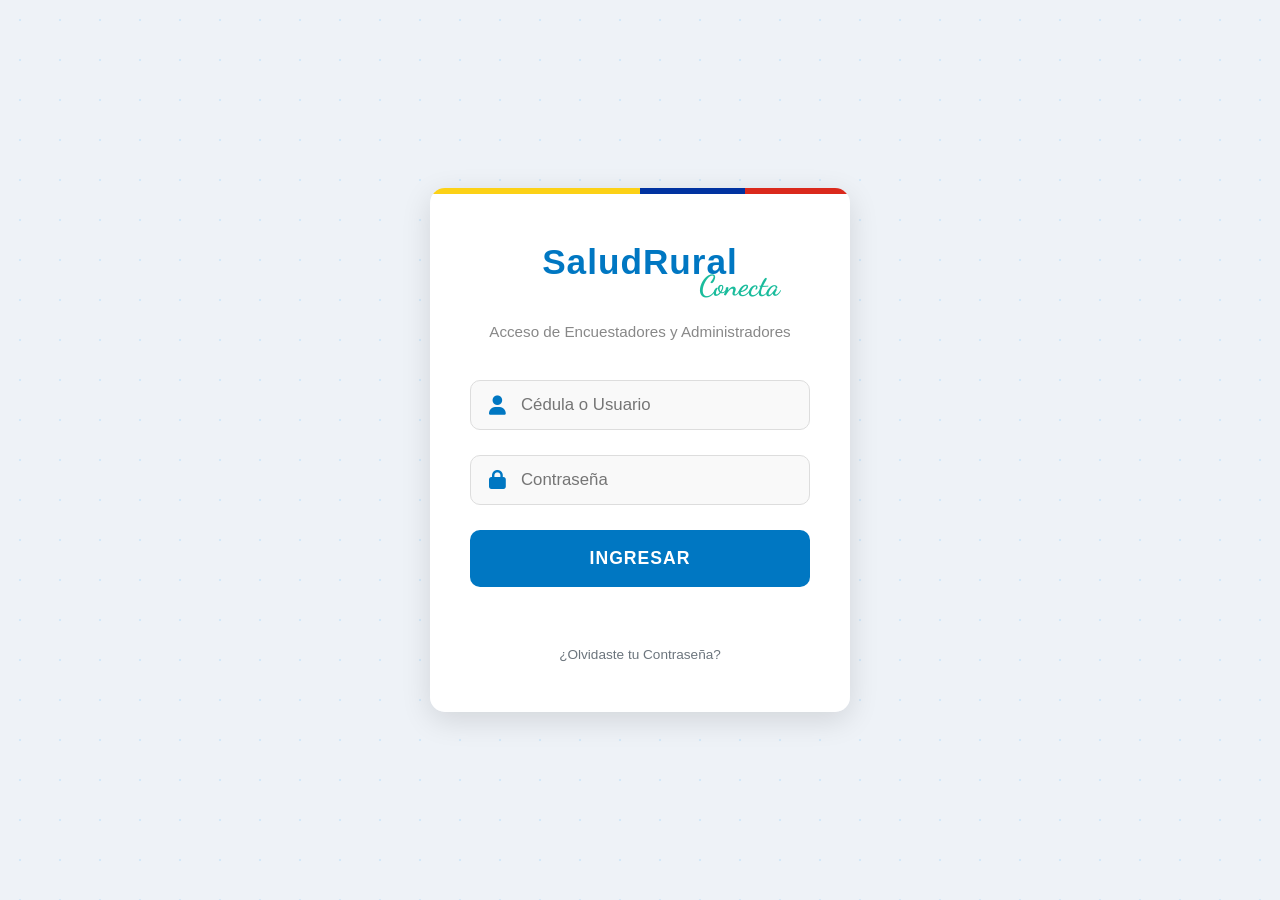
<file: PROYECTO_FINAL/src/html/login.html>
<!DOCTYPE html>
<html lang="es">
<head>
    <meta charset="UTF-8">
    <meta name="viewport" content="width=device-width, initial-scale=1.0">
    <title>SaludRural Conecta - Hola</title>
    
    <link rel="stylesheet" href="../css/login.css">
    <link rel="stylesheet" href="https://cdnjs.cloudflare.com/ajax/libs/font-awesome/6.0.0-beta3/css/all.min.css">
    
    <link rel="preconnect" href="https://fonts.googleapis.com">
    <link rel="preconnect" href="https://fonts.gstatic.com" crossorigin>
    <link href="https://fonts.googleapis.com/css2?family=Dancing+Script:wght@700&display=swap" rel="stylesheet">
    
</head>
<body>
    <div class="login-container">
        
        <div class="color-band">
            <div class="yellow"></div>
            <div class="blue"></div>
            <div class="red"></div>
        </div>

        <div class="login-card">
            <div class="logo-wrapper">
                <h1 class="logo-text">SaludRural</h1>
                <span class="logo-firma">Conecta</span>
            </div>

            <p class="subtitle">Acceso de Encuestadores y Administradores</p>

            <form class="login-form" id="loginForm"> 
                <div class="input-group">
                    <i class="fas fa-user icon"></i>
                    <input type="text" id="username" placeholder="Cédula o Usuario" required> 
                </div>
                
                <div class="input-group">
                    <i class="fas fa-lock icon"></i>
                    <input type="password" id="password" placeholder="Contraseña" required>
                </div>
                
                <button type="submit" class="login-button" id="loginButton">INGRESAR</button>

                <div id="feedbackMessage" class="feedback-message"></div>

                <div class="forgot-password">
                    <a href="#">¿Olvidaste tu Contraseña?</a>
                </div>
            </form>
        </div>
    </div>
    
    <script src="../js/main.js"></script> 
    
</body>
</html>
</file>
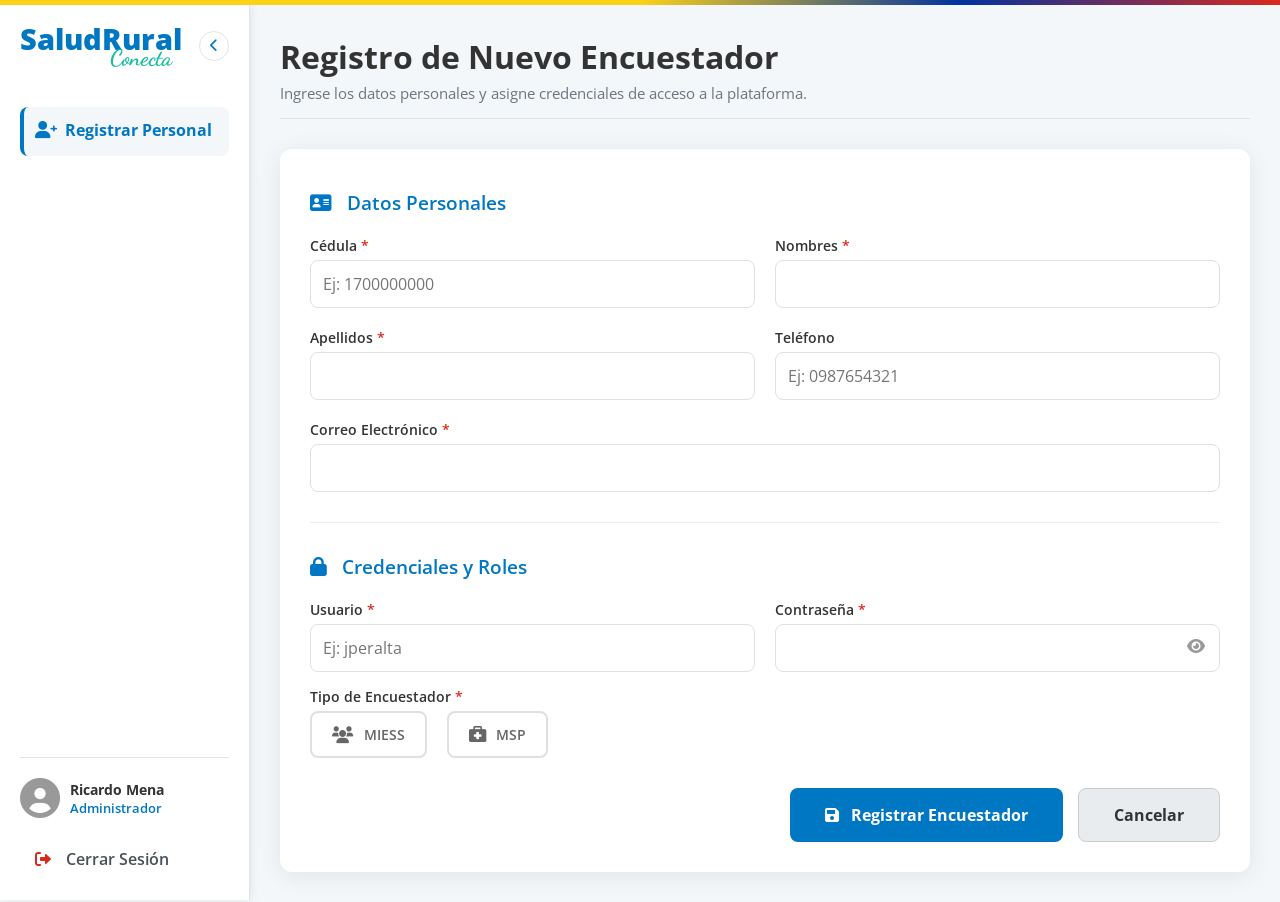
<file: PROYECTO_FINAL/src/html/registro_encuestador.html>
<!DOCTYPE html>
<html lang="es">
<head>
    <meta charset="UTF-8">
    <meta name="viewport" content="width=device-width, initial-scale=1.0">
    <title>Administración - Registro de Encuestador</title>
    <link rel="stylesheet" href="../css/registro_encuestador.css">
    <link rel="stylesheet" href="https://cdnjs.cloudflare.com/ajax/libs/font-awesome/6.0.0-beta3/css/all.min.css">
    <link href="https://fonts.googleapis.com/css2?family=Open+Sans:wght@300;400;600;700;800&display=swap" rel="stylesheet">
    <link href="https://fonts.googleapis.com/css2?family=Dancing+Script:wght@700&display=swap" rel="stylesheet">
</head>
<body>
    <div class="color-band-top"></div>
    
    <div id="app-container" class="app-container">
        
        <aside id="sidebar" class="sidebar">
            <div class="sidebar-header">
                <div class="logo-wrapper-sidebar">
                    <h2 class="logo-text-sidebar">SaludRural</h2>
                    <span class="logo-firma-sidebar">Conecta</span>
                </div>
                <button id="toggle-sidebar" class="toggle-button" aria-label="Colapsar menú">
                    <i class="fas fa-chevron-left"></i>
                </button>
            </div>
            
            <nav class="nav-menu">
                <a href="#" class="nav-item active" id="menu-toggler"><i class="fas fa-user-plus"></i> <span class="nav-text">Registrar Personal</span></a>
            </nav>
            
            <div class="user-profile-wrapper">
                <div class="user-profile">
                    <div class="profile-info">
                        <i class="fas fa-user-circle profile-picture-icon"></i>
                        <div class="profile-details">
                            <span class="profile-name">Ricardo Mena</span>
                            <span class="profile-role">Administrador</span>
                        </div>
                    </div>
                </div>
                <a href="#" class="logout-button"><i class="fas fa-sign-out-alt"></i> <span class="nav-text">Cerrar Sesión</span></a>
            </div>
        </aside>

        <main class="main-content">
            <header class="page-header">
                <h1>Registro de Nuevo Encuestador</h1>
                <p>Ingrese los datos personales y asigne credenciales de acceso a la plataforma.</p>
            </header>
            
            <div class="card">
                <form class="registration-form">
                    <h2 class="form-section-title"><i class="fas fa-address-card"></i> Datos Personales</h2>
                    <div class="form-grid">
                        <div class="input-group"><label for="cedula">Cédula <span class="required">*</span></label><input type="text" id="cedula" placeholder="Ej: 1700000000" required></div>
                        <div class="input-group"><label for="nombres">Nombres <span class="required">*</span></label><input type="text" id="nombres" required></div>
                        <div class="input-group"><label for="apellidos">Apellidos <span class="required">*</span></label><input type="text" id="apellidos" required></div>
                        <div class="input-group"><label for="telefono">Teléfono</label><input type="tel" id="telefono" placeholder="Ej: 0987654321"></div>
                        <div class="input-group full-width"><label for="correo">Correo Electrónico <span class="required">*</span></label><input type="email" id="correo" required></div>
                    </div>

                    <hr>

                    <h2 class="form-section-title"><i class="fas fa-lock"></i> Credenciales y Roles</h2>
                    <div class="form-grid">
                        <div class="input-group"><label for="usuario">Usuario <span class="required">*</span></label><input type="text" id="usuario" placeholder="Ej: jperalta" required></div>
                        <div class="input-group password-wrapper"><label for="password">Contraseña <span class="required">*</span></label><input type="password" id="password" required><i class="fas fa-eye toggle-password"></i></div>
                    </div>
                    
                    <div class="input-group role-group full-width">
                        <label>Tipo de Encuestador <span class="required">*</span></label>
                        <div class="role-options">
                            <input type="radio" id="rol_miess" name="role_type" value="MIESS" required>
                            <label for="rol_miess" class="role-miess"><i class="fas fa-users"></i> MIESS</label>

                            <input type="radio" id="rol_msp" name="role_type" value="MSP" required>
                            <label for="rol_msp" class="role-msp"><i class="fas fa-briefcase-medical"></i> MSP</label>
                        </div>
                    </div>

                    <div class="action-buttons">
                        <button type="submit" class="button primary-button"><i class="fas fa-save"></i> Registrar Encuestador</button>
                        <button type="reset" class="button secondary-button">Cancelar</button>
                    </div>

                </form>
            </div>
        </main>
    </div>
    
    <script>
        document.addEventListener('DOMContentLoaded', () => {
            // 1. Toggle de Contraseña
            document.querySelector('.toggle-password').addEventListener('click', function() {
                const passwordInput = document.getElementById('password');
                const type = passwordInput.getAttribute('type') === 'password' ? 'text' : 'password';
                passwordInput.setAttribute('type', type);
                this.classList.toggle('fa-eye');
                this.classList.toggle('fa-eye-slash');
            });

            // 2. Colapso del Sidebar - Usa el botón de flecha estándar
            const appContainer = document.getElementById('app-container');
            const toggleButton = document.getElementById('toggle-sidebar');

            toggleButton.addEventListener('click', function() {
                appContainer.classList.toggle('sidebar-collapsed');
                // Cambia el icono de la flecha
                const icon = this.querySelector('i');
                if (appContainer.classList.contains('sidebar-collapsed')) {
                    icon.classList.replace('fa-chevron-left', 'fa-chevron-right');
                } else {
                    icon.classList.replace('fa-chevron-right', 'fa-chevron-left');
                }
            });
        });
    </script>
</body>
</html>
</file>
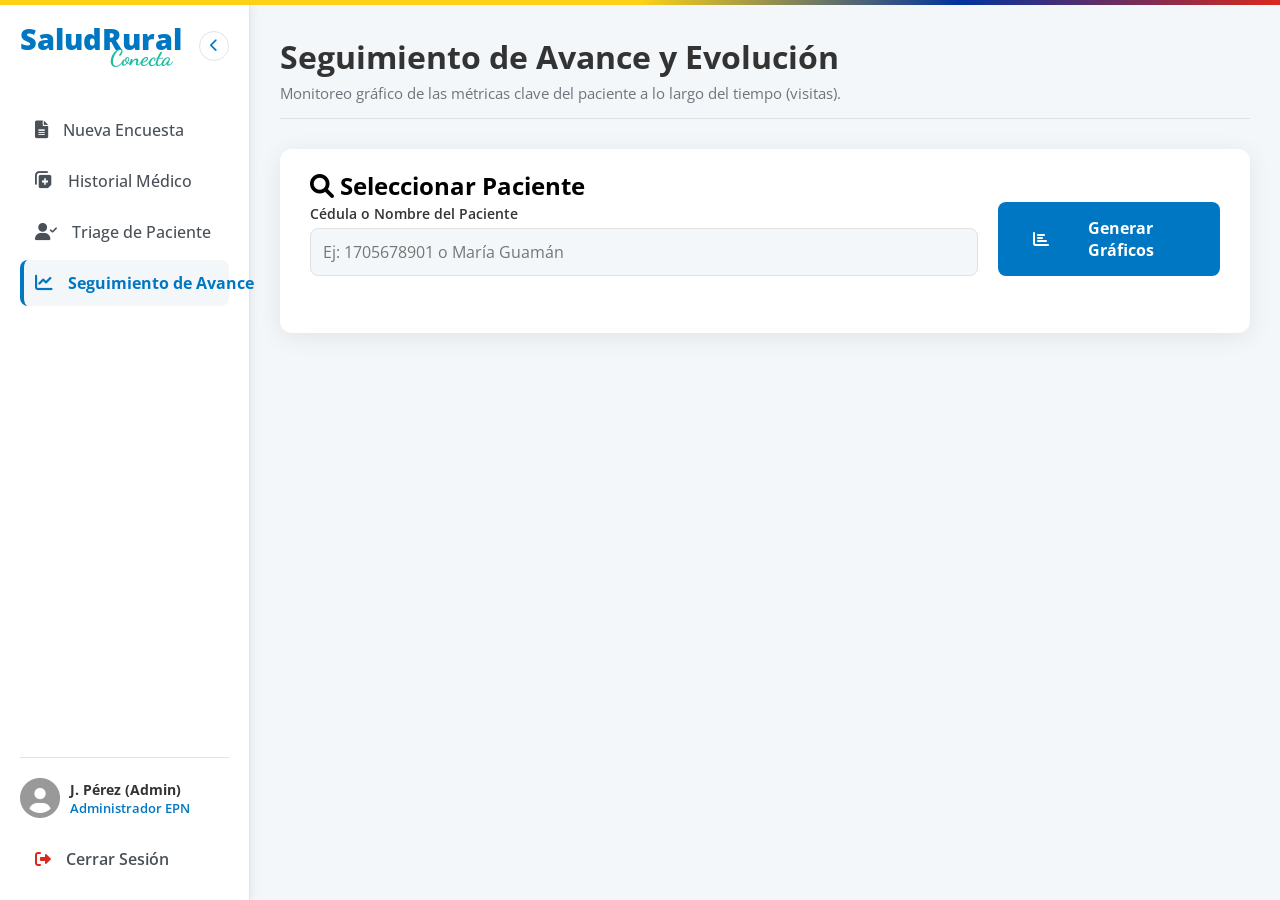
<file: PROYECTO_FINAL/src/html/seguimiento.html>
<!DOCTYPE html>
<html lang="es">
<head>
    <meta charset="UTF-8">
    <meta name="viewport" content="width=device-width, initial-scale=1.0">
    <title>Seguimiento - Avance del Paciente</title>
    <link rel="stylesheet" href="../css/seguimiento.css">
    <link rel="stylesheet" href="https://cdnjs.cloudflare.com/ajax/libs/font-awesome/6.0.0-beta3/css/all.min.css">
    <link href="https://fonts.googleapis.com/css2?family=Open+Sans:wght@300;400;600;700;800&display=swap" rel="stylesheet">
    <link href="https://fonts.googleapis.com/css2?family=Dancing+Script:wght@700&display=swap" rel="stylesheet">
</head>
<body>
    <div class="color-band-top"></div>
    
    <div id="app-container" class="app-container">
        
        <aside id="sidebar" class="sidebar">
            <div class="sidebar-header">
                <div class="logo-wrapper-sidebar">
                    <h2 class="logo-text-sidebar">SaludRural</h2>
                    <span class="logo-firma-sidebar">Conecta</span>
                </div>
                <button id="toggle-sidebar" class="toggle-button" aria-label="Colapsar menú">
                    <i class="fas fa-chevron-left"></i>
                </button>
            </div>
            
            <nav class="nav-menu">
                <a href="#" class="nav-item"><i class="fas fa-file-alt"></i> <span class="nav-text">Nueva Encuesta</span></a>
                <a href="#" class="nav-item"><i class="fas fa-notes-medical"></i> <span class="nav-text">Historial Médico</span></a>
                <a href="#" class="nav-item"><i class="fas fa-user-check"></i> <span class="nav-text">Triage de Paciente</span></a>
                <a href="#" class="nav-item active"><i class="fas fa-chart-line"></i> <span class="nav-text">Seguimiento de Avance</span></a>
            </nav>
            
            <div class="user-profile-wrapper">
                <div class="user-profile">
                    <div class="profile-info">
                        <i class="fas fa-user-circle profile-picture-icon"></i>
                        <div class="profile-details">
                            <span class="profile-name">J. Pérez (Admin)</span>
                            <span class="profile-role">Administrador EPN</span>
                        </div>
                    </div>
                </div>
                <a href="#" class="logout-button"><i class="fas fa-sign-out-alt"></i> <span class="nav-text">Cerrar Sesión</span></a>
            </div>
        </aside>

        <main class="main-content">
            <header class="page-header">
                <h1>Seguimiento de Avance y Evolución</h1>
                <p>Monitoreo gráfico de las métricas clave del paciente a lo largo del tiempo (visitas).</p>
            </header>
            
            <div class="patient-search-section card">
                <h2 class="section-header"><i class="fas fa-search"></i> Seleccionar Paciente</h2>
                <div class="search-grid form-grid">
                    <div class="input-group">
                        <label for="search_input_seguimiento">Cédula o Nombre del Paciente</label>
                        <input type="text" id="search_input_seguimiento" placeholder="Ej: 1705678901 o María Guamán">
                    </div>
                    <button type="button" class="button primary-button search-button" id="seguimiento-search-button"><i class="fas fa-chart-bar"></i> Generar Gráficos</button>
                </div>
                <div class="search-result-message" id="search-seguimiento-message"></div>
            </div>

            <div class="seguimiento-wrapper" id="seguimiento-data-view" style="display:none;">
                
                <h2 class="patient-name-title">Evolución de **María Fernanda Guamán** (Desde 2025-01-20)</h2>

                <div class="charts-grid">
                    
                    <div class="chart-card card">
                        <h3 class="chart-title"><i class="fas fa-tachometer-alt"></i> Presión Arterial (Sistólica/Diastólica)</h3>
                        <div class="chart-area-placeholder" style="border-left: 5px solid var(--color-primary-blue);">
                            <p class="chart-label">Gráfico de líneas simulado</p>
                            <div class="data-legend">
                                <span style="color:var(--color-primary-blue);">— Sistólica (Tendencia Baja)</span>
                                <span style="color:var(--color-health-green);">— Diastólica (Estable)</span>
                            </div>
                        </div>
                        <p class="chart-summary"><strong>Resumen:</strong> La presión sistólica muestra una ligera reducción en las últimas 3 visitas.</p>
                    </div>

                    <div class="chart-card card">
                        <h3 class="chart-title"><i class="fas fa-tint"></i> Glicemia (mg/dL)</h3>
                        <div class="chart-area-placeholder" style="border-left: 5px solid var(--color-health-green);">
                            <p class="chart-label">Gráfico de líneas simulado</p>
                            <div class="data-legend">
                                <span style="color:var(--color-health-green);">— Nivel (Tendencia Estable)</span>
                            </div>
                        </div>
                        <p class="chart-summary"><strong>Resumen:</strong> Nivel de azúcar se mantiene estable, pero por encima del límite de 120 mg/dL.</p>
                    </div>

                    <div class="chart-card card">
                        <h3 class="chart-title"><i class="fas fa-weight"></i> Peso Corporal (Kg) / Triage</h3>
                        <div class="chart-area-placeholder" style="border-left: 5px solid var(--color-triage-red);">
                            <p class="chart-label">Gráfico de líneas simulado</p>
                            <div class="data-legend">
                                <span style="color:var(--color-triage-red);">— Peso (Tendencia Creciente)</span>
                                <span style="color:var(--color-triage-yellow);">— Nivel de Riesgo (Bajo a Alto)</span>
                            </div>
                        </div>
                        <p class="chart-summary"><strong>Resumen:</strong> Aumento de 2 kg desde el registro inicial. El riesgo de Triage se ha elevado a 'Rojo' en la última visita.</p>
                    </div>
                </div>

                <div class="action-buttons view-action">
                    <button class="button secondary-button"><i class="fas fa-arrow-alt-circle-up"></i> Exportar Datos CSV</button>
                    <button class="button primary-button"><i class="fas fa-clipboard-list"></i> Ver Resumen de Datos Brutos</button>
                </div>
                
            </div>
        </main>
    </div>
    
    <script>
        document.addEventListener('DOMContentLoaded', () => {
            // 1. Colapso del Sidebar
            const appContainer = document.getElementById('app-container');
            const toggleButton = document.getElementById('toggle-sidebar');
            
            toggleButton.addEventListener('click', function() {
                appContainer.classList.toggle('sidebar-collapsed');
                const icon = this.querySelector('i');
                if (appContainer.classList.contains('sidebar-collapsed')) {
                    icon.classList.replace('fa-chevron-left', 'fa-chevron-right');
                } else {
                    icon.classList.replace('fa-chevron-right', 'fa-chevron-left');
                }
            });

            // 2. Lógica de Búsqueda y Gráficos (Simulación)
            const searchButton = document.getElementById('seguimiento-search-button');
            const searchInput = document.getElementById('search_input_seguimiento');
            const searchMessage = document.getElementById('search-seguimiento-message');
            const seguimientoDataView = document.getElementById('seguimiento-data-view');
            const patientNameTitle = document.querySelector('.patient-name-title');

            searchButton.addEventListener('click', () => {
                const query = searchInput.value.trim().toLowerCase();
                searchMessage.style.border = '1px solid var(--color-border-light)';
                seguimientoDataView.style.display = 'none';
                
                if (query.length > 5) {
                    if (query.includes('maria') || query.includes('1705678901')) {
                        searchMessage.innerHTML = '<i class="fas fa-check-circle"></i> Paciente encontrado. Generando gráficos de evolución.';
                        searchMessage.style.backgroundColor = 'rgba(26, 188, 156, 0.1)';
                        searchMessage.style.color = 'var(--color-health-green)';
                        
                        patientNameTitle.innerHTML = `Evolución de **María Fernanda Guamán** (Desde 2025-01-20)`;
                        seguimientoDataView.style.display = 'block';
                    } else {
                        searchMessage.innerHTML = '<i class="fas fa-exclamation-circle"></i> No se encontraron registros de seguimiento para la búsqueda.';
                        searchMessage.style.backgroundColor = 'rgba(253, 236, 172, 0.8)';
                        searchMessage.style.color = '#856404';
                    }
                } else {
                    searchMessage.innerHTML = '<i class="fas fa-times-circle"></i> Ingrese la cédula o nombre completo.';
                    searchMessage.style.backgroundColor = 'rgba(218, 41, 28, 0.1)';
                    searchMessage.style.color = 'var(--color-ecuador-red)';
                }
            });
        });
    </script>
</body>
</html>
</file>
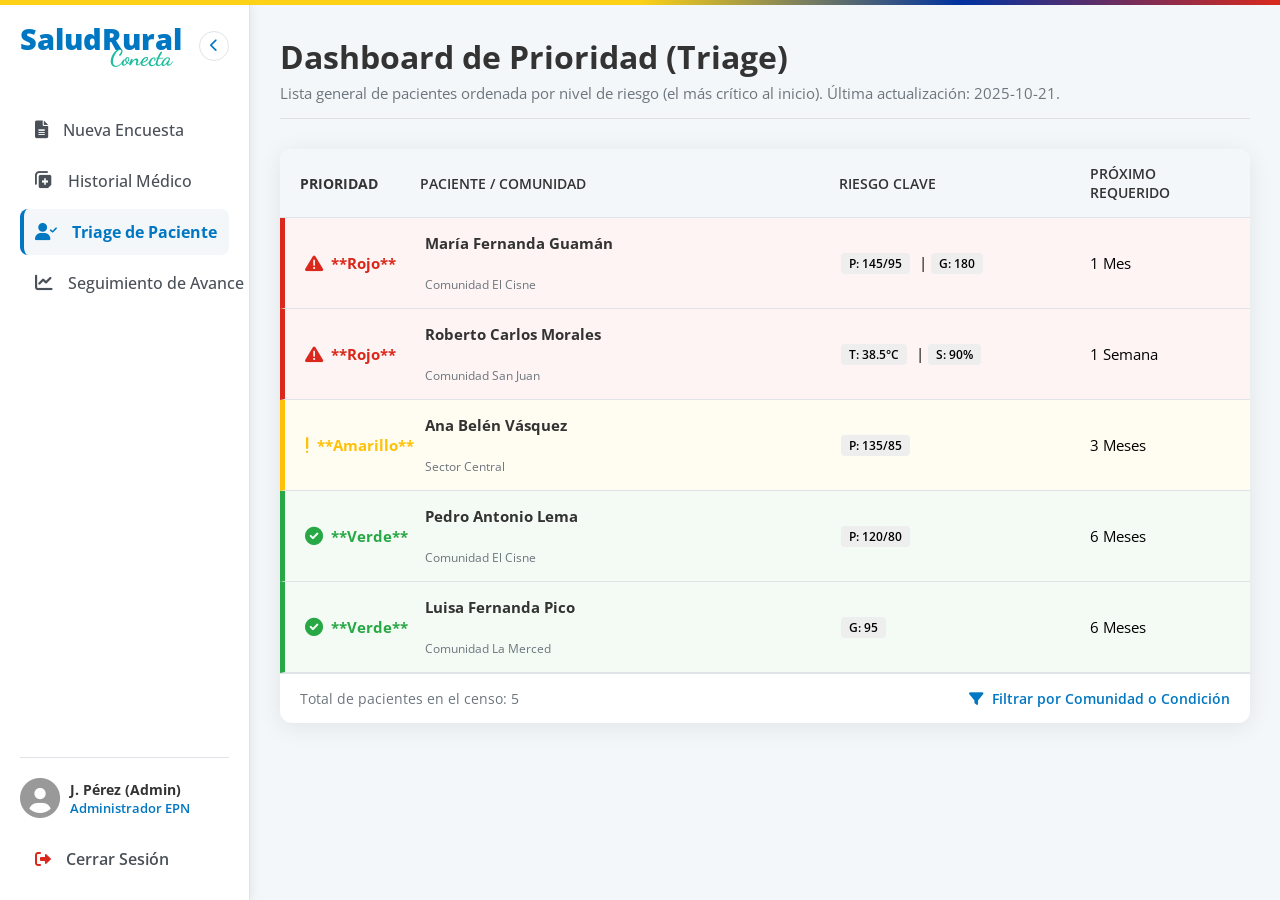
<file: PROYECTO_FINAL/src/html/triage.html>
<!DOCTYPE html>
<html lang="es">
<head>
    <meta charset="UTF-8">
    <meta name="viewport" content="width=device-width, initial-scale=1.0">
    <title>Triage - Lista de Prioridad de Pacientes</title>
    <link rel="stylesheet" href="../css/triage.css">
    <link rel="stylesheet" href="https://cdnjs.cloudflare.com/ajax/libs/font-awesome/6.0.0-beta3/css/all.min.css">
    <link href="https://fonts.googleapis.com/css2?family=Open+Sans:wght@300;400;600;700;800&display=swap" rel="stylesheet">
    <link href="https://fonts.googleapis.com/css2?family=Dancing+Script:wght@700&display=swap" rel="stylesheet">
</head>
<body>
    <div class="color-band-top"></div>
    
    <div id="app-container" class="app-container">
        
        <aside id="sidebar" class="sidebar">
            <div class="sidebar-header">
                <div class="logo-wrapper-sidebar">
                    <h2 class="logo-text-sidebar">SaludRural</h2>
                    <span class="logo-firma-sidebar">Conecta</span>
                </div>
                <button id="toggle-sidebar" class="toggle-button" aria-label="Colapsar menú">
                    <i class="fas fa-chevron-left"></i>
                </button>
            </div>
            
            <nav class="nav-menu">
                <a href="#" class="nav-item"><i class="fas fa-file-alt"></i> <span class="nav-text">Nueva Encuesta</span></a>
                <a href="#" class="nav-item"><i class="fas fa-notes-medical"></i> <span class="nav-text">Historial Médico</span></a>
                <a href="#" class="nav-item active"><i class="fas fa-user-check"></i> <span class="nav-text">Triage de Paciente</span></a>
                <a href="#" class="nav-item"><i class="fas fa-chart-line"></i> <span class="nav-text">Seguimiento de Avance</span></a>
            </nav>
            
            <div class="user-profile-wrapper">
                <div class="user-profile">
                    <div class="profile-info">
                        <i class="fas fa-user-circle profile-picture-icon"></i>
                        <div class="profile-details">
                            <span class="profile-name">J. Pérez (Admin)</span>
                            <span class="profile-role">Administrador EPN</span>
                        </div>
                    </div>
                </div>
                <a href="#" class="logout-button"><i class="fas fa-sign-out-alt"></i> <span class="nav-text">Cerrar Sesión</span></a>
            </div>
        </aside>

        <main class="main-content">
            <header class="page-header">
                <h1>Dashboard de Prioridad (Triage)</h1>
                <p>Lista general de pacientes ordenada por nivel de riesgo (el más crítico al inicio). Última actualización: 2025-10-21.</p>
            </header>
            
            <div class="card triage-list-card">
                
                <div class="triage-list-header">
                    <div class="col-risk">PRIORIDAD</div>
                    <div class="col-patient">PACIENTE / COMUNIDAD</div>
                    <div class="col-vitals">RIESGO CLAVE</div>
                    <div class="col-frequency">PRÓXIMO REQUERIDO</div>
                </div>

                <div class="triage-list-body">
                    
                    <div class="triage-item danger" data-id="1" onclick="alert('Ver historial de paciente 1705678901')">
                        <div class="col-risk"><i class="fas fa-exclamation-triangle"></i> **Rojo**</div>
                        <div class="col-patient">
                            <strong>María Fernanda Guamán</strong><br>
                            <span class="community">Comunidad El Cisne</span>
                        </div>
                        <div class="col-vitals">
                            <span class="vital-label">P: 145/95</span> |
                            <span class="vital-label">G: 180</span>
                        </div>
                        <div class="col-frequency">1 Mes</div>
                    </div>
                    
                    <div class="triage-item danger" data-id="2" onclick="alert('Ver historial de paciente 1701122334')">
                        <div class="col-risk"><i class="fas fa-exclamation-triangle"></i> **Rojo**</div>
                        <div class="col-patient">
                            <strong>Roberto Carlos Morales</strong><br>
                            <span class="community">Comunidad San Juan</span>
                        </div>
                        <div class="col-vitals">
                            <span class="vital-label">T: 38.5°C</span> | 
                            <span class="vital-label">S: 90%</span>
                        </div>
                        <div class="col-frequency">1 Semana</div>
                    </div>

                    <div class="triage-item warning-yellow" data-id="3" onclick="alert('Ver historial de paciente 1709876543')">
                        <div class="col-risk"><i class="fas fa-exclamation"></i> **Amarillo**</div>
                        <div class="col-patient">
                            <strong>Ana Belén Vásquez</strong><br>
                            <span class="community">Sector Central</span>
                        </div>
                        <div class="col-vitals">
                            <span class="vital-label">P: 135/85</span>
                        </div>
                        <div class="col-frequency">3 Meses</div>
                    </div>
                    
                    <div class="triage-item success" data-id="4" onclick="alert('Ver historial de paciente 1704455667')">
                        <div class="col-risk"><i class="fas fa-check-circle"></i> **Verde**</div>
                        <div class="col-patient">
                            <strong>Pedro Antonio Lema</strong><br>
                            <span class="community">Comunidad El Cisne</span>
                        </div>
                        <div class="col-vitals">
                            <span class="vital-label">P: 120/80</span>
                        </div>
                        <div class="col-frequency">6 Meses</div>
                    </div>
                    
                    <div class="triage-item success" data-id="5" onclick="alert('Ver historial de paciente 1708899000')">
                        <div class="col-risk"><i class="fas fa-check-circle"></i> **Verde**</div>
                        <div class="col-patient">
                            <strong>Luisa Fernanda Pico</strong><br>
                            <span class="community">Comunidad La Merced</span>
                        </div>
                        <div class="col-vitals">
                            <span class="vital-label">G: 95</span>
                        </div>
                        <div class="col-frequency">6 Meses</div>
                    </div>
                    
                </div>
                
                <div class="triage-list-footer">
                    <p>Total de pacientes en el censo: 5</p>
                    <a href="#"><i class="fas fa-filter"></i> Filtrar por Comunidad o Condición</a>
                </div>
            </div>
            
        </main>
    </div>
    
    <script>
        document.addEventListener('DOMContentLoaded', () => {
            const appContainer = document.getElementById('app-container');
            const toggleButton = document.getElementById('toggle-sidebar');
            
            toggleButton.addEventListener('click', function() {
                appContainer.classList.toggle('sidebar-collapsed');
                const icon = this.querySelector('i');
                if (appContainer.classList.contains('sidebar-collapsed')) {
                    icon.classList.replace('fa-chevron-left', 'fa-chevron-right');
                } else {
                    icon.classList.replace('fa-chevron-right', 'fa-chevron-left');
                }
            });
        });
    </script>
</body>
</html>
<!-- --- IGNORE --- -->
</file>
<file: PROYECTO_FINAL/src/css/asignacion_sector.css>
/* Paleta de Colores Limpios y Sofisticados (Compartida) */
:root {
    --color-primary-blue: #0077c2;    
    --color-dark-blue: #005a96;       
    --color-sidebar-bg: #FFFFFF;      
    --color-sidebar-border: #E0E4E8;  
    --color-sidebar-active-bg: #F4F7F9; 
    --color-sidebar-text: #495057;    
    --color-health-green: #1ABC9C;    
    --color-accent-gold: #FCD116;     
    --color-background-soft: #f4f7f9; 
    --color-text-dark: #333;
    --color-border-light: #e0e0e0;
    
    /* Colores de Ecuador */
    --color-ecuador-yellow: #fcd116; 
    --color-ecuador-blue: #0032a0;   
    --color-ecuador-red: #da291c;    
}

/* --- Base y Estructura de la Aplicación (Compartida) --- */
* {
    box-sizing: border-box;
    margin: 0;
    padding: 0;
    font-family: 'Open Sans', sans-serif;
}

body {
    background-color: var(--color-background-soft);
}

.color-band-top {
    display: flex;
    height: 5px;
    position: fixed;
    top: 0;
    left: 0;
    right: 0;
    z-index: 1000;
    background: linear-gradient(to right, var(--color-ecuador-yellow) 50%, var(--color-ecuador-blue) 75%, var(--color-ecuador-red) 100%);
}

.app-container {
    display: flex;
    min-height: 100vh;
    padding-top: 5px; 
    transition: all 0.3s ease; 
}

/* ---------------------------------------------------- */
/* --- Sidebar (Estilos compartidos) --- */
/* ---------------------------------------------------- */
.sidebar {
    width: 250px;
    background-color: var(--color-sidebar-bg);
    color: var(--color-sidebar-text);
    padding: 20px;
    flex-shrink: 0;
    box-shadow: 1px 0 10px rgba(0, 0, 0, 0.08);
    border-right: 1px solid var(--color-sidebar-border);
    position: sticky; 
    top: 5px;
    align-self: flex-start; 
    min-height: calc(100vh - 5px);
    display: flex;
    flex-direction: column;
    transition: width 0.3s ease; 
}

.sidebar-header {
    display: flex;
    justify-content: space-between;
    align-items: center;
    margin-bottom: 40px;
}

.logo-wrapper-sidebar {
    display: flex;
    flex-direction: column;
}

.logo-text-sidebar {
    font-size: 1.8em;
    color: var(--color-primary-blue);
    font-weight: 800;
    line-height: 1;
    margin-bottom: -5px; 
    transition: opacity 0.3s;
}

.logo-firma-sidebar {
    font-family: 'Dancing Script', cursive; 
    font-weight: 700; 
    color: var(--color-health-green); 
    font-size: 1.4em; 
    display: block;
    line-height: 0.8;
    align-self: flex-end;
    margin-right: 10px;
    transition: opacity 0.3s;
}

.toggle-button {
    background-color: transparent;
    border: 1px solid var(--color-sidebar-border);
    border-radius: 50%;
    width: 30px;
    height: 30px;
    color: var(--color-primary-blue);
    cursor: pointer;
    transition: background-color 0.2s, transform 0.3s;
    display: flex;
    align-items: center;
    justify-content: center;
    outline: none;
    flex-shrink: 0;
}

.toggle-button:hover {
    background-color: var(--color-sidebar-active-bg);
}

.nav-menu {
    display: flex;
    flex-direction: column;
    flex-grow: 1;
    margin-bottom: 10px;
}

.nav-item {
    color: var(--color-sidebar-text); 
    text-decoration: none;
    padding: 12px 15px;
    margin-bottom: 5px;
    border-radius: 8px; 
    transition: background-color 0.2s, color 0.2s;
    display: flex;
    align-items: center;
    font-size: 1em;
    font-weight: 500;
}

.nav-item i {
    margin-right: 15px;
    font-size: 1.1em;
    transition: margin 0.3s;
}

.nav-item:hover {
    background-color: var(--color-sidebar-active-bg); 
    color: var(--color-primary-blue);
}

.nav-item.active {
    background-color: var(--color-sidebar-active-bg); 
    color: var(--color-primary-blue); 
    font-weight: 700;
    border-left: 4px solid var(--color-primary-blue);
    padding-left: 11px;
}

.nav-text {
    transition: opacity 0.3s ease, width 0.3s ease;
    white-space: nowrap;
}

/* Perfil de Usuario y Logout */
.user-profile-wrapper {
    padding-top: 10px;
    border-top: 1px solid var(--color-sidebar-border);
    transition: opacity 0.3s ease;
}

.user-profile {
    padding: 10px 0;
    margin-bottom: 10px;
}

.profile-info {
    display: flex;
    align-items: center;
    gap: 10px;
}

.profile-picture-icon {
    font-size: 2.5em; 
    color: #999; 
    flex-shrink: 0;
}

.profile-details {
    display: flex;
    flex-direction: column;
    text-align: left;
}

.profile-name {
    font-weight: 700;
    font-size: 0.9em;
    color: var(--color-text-dark);
}

.profile-role {
    font-size: 0.8em;
    color: var(--color-primary-blue);
    font-weight: 600;
}

.logout-button {
    display: flex;
    align-items: center;
    text-decoration: none;
    color: var(--color-sidebar-text);
    padding: 10px 15px;
    border-radius: 8px;
    font-weight: 600;
    font-size: 1em;
    transition: background-color 0.2s, color 0.2s;
}

.logout-button i {
    margin-right: 15px;
    color: var(--color-ecuador-red);
}

.logout-button:hover {
    background-color: var(--color-sidebar-active-bg);
    color: var(--color-text-dark);
}

/* ESTADO COLAPSADO */
.sidebar-collapsed .sidebar { width: 80px; }
.sidebar-collapsed .logo-text-sidebar,
.sidebar-collapsed .logo-firma-sidebar { display: none; }
.sidebar-collapsed .sidebar-header { justify-content: center; width: 100%; margin-bottom: 20px; }
.sidebar-collapsed .toggle-button { transform: rotate(180deg); }
.sidebar-collapsed .nav-item { padding: 12px 0; justify-content: center; }
.sidebar-collapsed .nav-item i { margin-right: 0; }
.sidebar-collapsed .nav-text,
.sidebar-collapsed .user-profile-wrapper { display: none; }


/* ---------------------------------------------------- */
/* --- Contenido Principal: ASIGNACIÓN DE SECTOR --- */
/* ---------------------------------------------------- */
.main-content {
    flex-grow: 1;
    padding: 30px;
}

.page-header {
    margin-bottom: 30px;
    padding-bottom: 15px;
    border-bottom: 1px solid var(--color-border-light);
}

.page-header h1 {
    color: var(--color-text-dark);
    font-weight: 700;
    font-size: 2em;
}

.page-header p {
    color: #6c757d;
    font-size: 0.95em;
    margin-top: 5px;
}

.card {
    background-color: white;
    padding: 30px;
    border-radius: 12px;
    box-shadow: 0 4px 25px rgba(0, 0, 0, 0.08);
}

.assignment-form hr {
    border: none;
    border-top: 1px solid #eee;
    margin: 30px 0;
}

.form-section-title {
    color: var(--color-primary-blue);
    font-size: 1.2em;
    font-weight: 600;
    margin-bottom: 20px;
    margin-top: 10px;
    border-bottom: 1px solid var(--color-sidebar-border);
    padding-bottom: 5px;
}
.form-section-title i {
    margin-right: 10px;
}

/* ---------------------------------------------------- */
/* --- CUADRÍCULA PRINCIPAL PARA MAPA Y SELECTS --- */
/* ---------------------------------------------------- */
.map-assignment-grid {
    display: grid;
    grid-template-columns: 1.5fr 2fr; /* Selects más pequeños, Mapa más grande */
    gap: 30px;
    margin-bottom: 20px;
}

/* Selects Jerárquicos */
.geo-select-column {
    display: grid;
    grid-template-columns: 1fr 1fr; /* 2 columnas dentro de la columna de selects */
    gap: 20px;
    align-content: start; /* Alinea los elementos al inicio */
}
.geo-select-column .input-group:nth-child(4) {
    grid-column: 1 / span 2; /* El input de Barrio ocupa las dos columnas internas */
}

/* Mapa Placeholder */
.map-placeholder-column {
    background-color: var(--color-sidebar-active-bg);
    padding: 20px;
    border-radius: 8px;
    border: 1px solid var(--color-sidebar-border);
    display: flex;
    flex-direction: column;
}

.map-title {
    font-size: 1em;
    color: var(--color-text-dark);
    font-weight: 700;
    margin-bottom: 10px;
}

.map-box {
    flex-grow: 1;
    background-color: #e3effc; /* Azul muy claro para simular el mapa */
    border: 1px dashed var(--color-primary-blue);
    border-radius: 6px;
    display: flex;
    flex-direction: column;
    justify-content: center;
    align-items: center;
    color: var(--color-primary-blue);
    margin-bottom: 10px;
}
.map-box i {
    font-size: 3em;
    margin-bottom: 10px;
}
.map-box p {
    font-size: 0.9em;
    text-align: center;
}
.map-hint {
    font-size: 0.75em;
    color: #999;
}


/* ---------------------------------------------------- */
/* --- ESTILOS COMPARTIDOS CON REGISTRO DE PERSONAL --- */
/* ---------------------------------------------------- */
.form-grid {
    display: grid;
    grid-template-columns: 1fr 1fr;
    gap: 20px;
}

.input-group {
    display: flex;
    flex-direction: column;
}
.input-group.full-width {
    grid-column: 1 / span 2;
}

label {
    font-weight: 600;
    color: var(--color-text-dark);
    margin-bottom: 5px;
    font-size: 0.9em;
}
.required {
    color: var(--color-ecuador-red);
}

input[type="text"],
select {
    padding: 12px;
    border: 1px solid var(--color-border-light);
    border-radius: 8px;
    font-size: 1em;
    transition: border-color 0.3s, box-shadow 0.3s;
    background-color: var(--color-sidebar-active-bg); 
}
select[multiple] {
    height: 120px;
}

input:focus, select:focus {
    outline: none;
    border-color: var(--color-primary-blue);
    box-shadow: 0 0 0 3px rgba(0, 119, 194, 0.1);
    background-color: white;
}

.assignment-info {
    color: #6c757d;
    font-size: 0.9em;
    margin-bottom: 15px;
}
.hint {
    font-size: 0.75em;
    color: #999;
    margin-top: 5px;
}

/* Botones de Acción */
.action-buttons {
    grid-column: 1 / -1;
    display: flex;
    justify-content: flex-end;
    gap: 15px;
    margin-top: 30px;
}

.button {
    padding: 15px 35px;
    border: none;
    border-radius: 8px;
    cursor: pointer;
    font-weight: 700;
    transition: background-color 0.3s, transform 0.1s;
    font-size: 1em;
    display: inline-flex;
    align-items: center;
    justify-content: center;
}
.button i { margin-right: 8px; }
.primary-button { background-color: var(--color-primary-blue); color: white; }
.primary-button:hover { background-color: var(--color-dark-blue); }
.secondary-button { background-color: #e9ecef; color: var(--color-text-dark); border: 1px solid #ccc; }
.secondary-button:hover { background-color: #d8d8d8; }


/* Media Queries */
@media (max-width: 1200px) {
    .map-assignment-grid {
        grid-template-columns: 1fr; /* El mapa y los selects se apilan */
        gap: 20px;
    }
    .geo-select-column {
        grid-template-columns: 1fr 1fr; /* Mantiene 2 columnas en los selects */
    }
}

@media (max-width: 768px) {
    .sidebar { width: 100%; height: auto; position: relative; padding: 15px 20px; }
    .app-container { flex-direction: column; }
    .main-content { padding: 20px; }
    
    .geo-select-column {
        grid-template-columns: 1fr; /* Todos los selects en una columna */
    }
    .geo-select-column .input-group:nth-child(4) {
        grid-column: 1 / 1;
    }
    
    .form-grid {
        grid-template-columns: 1fr;
    }
    .input-group.full-width {
        grid-column: 1 / 1;
    }
    
    .action-buttons {
        justify-content: stretch;
        flex-direction: column;
    }
    .button {
        width: 100%;
        margin-bottom: 10px;
    }
    
    .sidebar-collapsed .sidebar { width: 100%; }
    .sidebar-collapsed .logo-text-sidebar,
    .sidebar-collapsed .logo-firma-sidebar,
    .sidebar-collapsed .nav-text,
    .sidebar-collapsed .user-profile-wrapper { display: block; }
}
</file>
<file: PROYECTO_FINAL/src/css/dashboard.css>
/* Paleta de Colores Limpios y Sofisticados (Compartida) */
:root {
    --color-primary-blue: #0077c2;    
    --color-dark-blue: #005a96;       
    --color-sidebar-bg: #FFFFFF;      
    --color-sidebar-border: #E0E4E8;  
    --color-sidebar-active-bg: #F4F7F9; 
    --color-sidebar-text: #495057;    
    --color-health-green: #1ABC9C;    
    --color-accent-gold: #FCD116;     
    --color-background-soft: #f4f7f9; 
    --color-text-dark: #333;
    --color-border-light: #e0e0e0;
    
    /* Colores de Triage */
    --color-triage-red: #da291c;     
    --color-triage-yellow: #ffc107;  
    --color-triage-green: #28a745;   
    
    /* Colores de Alerta para Avisos */
    --color-alert-warning: #f8c057;
    --color-alert-info: #5bc0de;
    
    /* Colores de Ecuador */
    --color-ecuador-yellow: #fcd116; 
    --color-ecuador-blue: #0032a0;   
    --color-ecuador-red: #da291c;    
}

/* --- Base y Estructura de la Aplicación --- */
* {
    box-sizing: border-box;
    margin: 0;
    padding: 0;
    font-family: 'Open Sans', sans-serif;
}

body {
    background-color: var(--color-background-soft);
}

.color-band-top {
    display: flex;
    height: 5px;
    position: fixed;
    top: 0;
    left: 0;
    right: 0;
    z-index: 1000;
    background: linear-gradient(to right, var(--color-ecuador-yellow) 50%, var(--color-ecuador-blue) 75%, var(--color-ecuador-red) 100%);
}

.app-container {
    display: flex;
    min-height: 100vh;
    padding-top: 5px; 
    transition: all 0.3s ease; 
}

/* ---------------------------------------------------- */
/* --- Sidebar (Estilos compartidos) --- */
/* ---------------------------------------------------- */
.sidebar {
    width: 250px;
    background-color: var(--color-sidebar-bg);
    color: var(--color-sidebar-text);
    padding: 20px;
    flex-shrink: 0;
    box-shadow: 1px 0 10px rgba(0, 0, 0, 0.08);
    border-right: 1px solid var(--color-sidebar-border);
    position: sticky; 
    top: 5px;
    align-self: flex-start; 
    min-height: calc(100vh - 5px);
    display: flex;
    flex-direction: column;
    transition: width 0.3s ease; 
}

.sidebar-header {
    display: flex;
    justify-content: space-between;
    align-items: center;
    margin-bottom: 40px;
}

.logo-wrapper-sidebar {
    display: flex;
    flex-direction: column;
}

.logo-text-sidebar {
    font-size: 1.8em;
    color: var(--color-primary-blue);
    font-weight: 800;
    line-height: 1;
    margin-bottom: -5px; 
    transition: opacity 0.3s;
}

.logo-firma-sidebar {
    font-family: 'Dancing Script', cursive; 
    font-weight: 700; 
    color: var(--color-health-green); 
    font-size: 1.4em; 
    display: block;
    line-height: 0.8;
    align-self: flex-end;
    margin-right: 10px;
    transition: opacity 0.3s;
}

.toggle-button {
    background-color: transparent;
    border: 1px solid var(--color-sidebar-border);
    border-radius: 50%;
    width: 30px;
    height: 30px;
    color: var(--color-primary-blue);
    cursor: pointer;
    transition: background-color 0.2s, transform 0.3s;
    display: flex;
    align-items: center;
    justify-content: center;
    outline: none;
    flex-shrink: 0;
}

.toggle-button:hover {
    background-color: var(--color-sidebar-active-bg);
}

.nav-menu {
    display: flex;
    flex-direction: column;
    flex-grow: 1;
    margin-bottom: 10px;
}

.nav-item {
    color: var(--color-sidebar-text); 
    text-decoration: none;
    padding: 12px 15px;
    margin-bottom: 5px;
    border-radius: 8px; 
    transition: background-color 0.2s, color 0.2s;
    display: flex;
    align-items: center;
    font-size: 1em;
    font-weight: 500;
}

.nav-item i {
    margin-right: 15px;
    font-size: 1.1em;
    transition: margin 0.3s;
}

.nav-item:hover {
    background-color: var(--color-sidebar-active-bg); 
    color: var(--color-primary-blue);
}

.nav-item.active {
    background-color: var(--color-sidebar-active-bg); 
    color: var(--color-primary-blue); 
    font-weight: 700;
    border-left: 4px solid var(--color-primary-blue);
    padding-left: 11px;
}

.nav-text {
    transition: opacity 0.3s ease, width 0.3s ease;
    white-space: nowrap;
}

/* Perfil de Usuario y Logout */
.user-profile-wrapper {
    padding-top: 10px;
    border-top: 1px solid var(--color-sidebar-border);
    transition: opacity 0.3s ease;
}

.user-profile {
    padding: 10px 0;
    margin-bottom: 10px;
}

.profile-info {
    display: flex;
    align-items: center;
    gap: 10px;
}

.profile-picture-icon {
    font-size: 2.5em; 
    color: #999; 
    flex-shrink: 0;
}

.profile-details {
    display: flex;
    flex-direction: column;
    text-align: left;
}

.profile-name {
    font-weight: 700;
    font-size: 0.9em;
    color: var(--color-text-dark);
}

.profile-role {
    font-size: 0.8em;
    color: var(--color-primary-blue);
    font-weight: 600;
}

.logout-button {
    display: flex;
    align-items: center;
    text-decoration: none;
    color: var(--color-sidebar-text);
    padding: 10px 15px;
    border-radius: 8px;
    font-weight: 600;
    font-size: 1em;
    transition: background-color 0.2s, color 0.2s;
}

.logout-button i {
    margin-right: 15px;
    color: var(--color-ecuador-red);
}

.logout-button:hover {
    background-color: var(--color-sidebar-active-bg);
    color: var(--color-text-dark);
}

/* ESTADO COLAPSADO */
.sidebar-collapsed .sidebar { width: 80px; }
.sidebar-collapsed .logo-text-sidebar,
.sidebar-collapsed .logo-firma-sidebar { display: none; }
.sidebar-collapsed .sidebar-header { justify-content: center; width: 100%; margin-bottom: 20px; }
.sidebar-collapsed .toggle-button { transform: rotate(180deg); }
.sidebar-collapsed .nav-item { padding: 12px 0; justify-content: center; }
.sidebar-collapsed .nav-item i { margin-right: 0; }
.sidebar-collapsed .nav-text,
.sidebar-collapsed .user-profile-wrapper { display: none; }


/* ---------------------------------------------------- */
/* --- Contenido Principal: DASHBOARD --- */
/* ---------------------------------------------------- */
.main-content {
    flex-grow: 1;
    padding: 30px;
}

.page-header {
    margin-bottom: 30px;
    padding-bottom: 15px;
    border-bottom: 1px solid var(--color-border-light);
}

.page-header h1 {
    color: var(--color-text-dark);
    font-weight: 700;
    font-size: 2em;
}

.page-header p {
    color: #6c757d;
    font-size: 0.95em;
    margin-top: 5px;
}

.card {
    background-color: white;
    padding: 20px;
    border-radius: 12px;
    box-shadow: 0 4px 25px rgba(0, 0, 0, 0.08);
}

/* ---------------------------------------------------- */
/* --- TOP CONTENT GRID (Layout 2 Columnas) --- */
/* ---------------------------------------------------- */
.top-content-grid {
    display: grid;
    grid-template-columns: 1fr 2fr; /* 1/3 para Métricas | 2/3 para Carrusel */
    gap: 20px;
    margin-bottom: 20px; 
}

/* --- METRICAS APILADAS (Columna 1) --- */
.metrics-grid {
    /* Mantenemos una sola columna vertical */
    grid-template-columns: 1fr; 
    /* Distribución para que las métricas ocupen la altura del carrusel */
    display: flex; 
    flex-direction: column;
    justify-content: space-between; 
    gap: 15px; /* Espacio entre métricas */
}

.metric-card {
    /* Permite que la tarjeta crezca y se distribuya uniformemente */
    flex-grow: 1; 
    padding: 15px 20px;
    display: flex;
    align-items: center;
    gap: 15px;
    border: none;
    box-shadow: 0 4px 10px rgba(0, 0, 0, 0.05);
}

.metric-card i {
    font-size: 2em;
    flex-shrink: 0;
}

.metric-details {
    display: flex;
    flex-direction: column;
}

.metric-value {
    font-size: 1.8em;
    font-weight: 800;
    line-height: 1;
}

.metric-label {
    font-size: 0.8em;
    color: #6c757d;
}

/* Colores de las Métricas */
.danger-metric { border-left: 5px solid var(--color-triage-red); }
.danger-metric i, .danger-metric .metric-value { color: var(--color-triage-red); }

.warning-metric { border-left: 5px solid var(--color-triage-yellow); }
.warning-metric i, .warning-metric .metric-value { color: var(--color-triage-yellow); }

.primary-metric { border-left: 5px solid var(--color-primary-blue); }
.primary-metric i, .primary-metric .metric-value { color: var(--color-primary-blue); }

.success-metric { border-left: 5px solid var(--color-triage-green); }
.success-metric i, .success-metric .metric-value { color: var(--color-triage-green); }


/* ---------------------------------------------------- */
/* --- CARRUSEL DE AVISOS (Columna 2) --- */
/* ---------------------------------------------------- */
.announcements-carousel-container {
    padding: 0; 
    border: 1px solid var(--color-sidebar-border);
    overflow: hidden; 
}

.carousel-track {
    display: flex;
    width: 300%; 
    transition: transform 0.5s ease-in-out; 
    height: 100%; 
}

.carousel-slide {
    width: calc(100% / 3); 
    flex-shrink: 0; 
    padding: 20px 30px;
    display: flex;
    align-items: center; 
    gap: 30px; 
    color: white;
}

.carousel-slide i {
    font-size: 4em; 
    flex-shrink: 0; 
    margin-bottom: 0;
    width: 70px; 
    text-align: center;
}

.slide-content-wrapper {
    display: flex;
    flex-direction: column;
    justify-content: center;
    flex-grow: 1;
    text-align: left; 
}

.slide-title {
    font-size: 1.5em; 
    font-weight: 800; 
    margin-bottom: 5px;
    line-height: 1.2;
    text-transform: uppercase;
}

.slide-subtitle {
    font-size: 1em; 
    opacity: 1; 
    font-weight: 400; 
}

/* Colores de los Slides */
.slide-blue { background-color: var(--color-primary-blue); }
.slide-green { background-color: var(--color-health-green); }
.slide-yellow { background-color: var(--color-triage-yellow); color: var(--color-text-dark); }

/* ---------------------------------------------------- */
/* --- AVISOS ESCRITOS ESTÁTICOS (RESTAURADO) --- */
/* ---------------------------------------------------- */
.announcements-written-section {
    padding: 20px 30px;
    border-left: 5px solid var(--color-accent-gold); 
    margin-bottom: 40px;
    box-shadow: 0 4px 10px rgba(0, 0, 0, 0.05);
}

.announcement-title {
    font-size: 1.2em;
    color: var(--color-text-dark);
    font-weight: 700;
    margin-bottom: 15px;
    padding-bottom: 5px;
    border-bottom: 1px solid var(--color-border-light);
}

.announcement-title i {
    color: var(--color-accent-gold);
    margin-right: 8px;
}

.announcement-content {
    display: flex;
    flex-direction: column;
    gap: 10px;
}

.alert {
    padding: 10px 15px;
    border-radius: 6px;
    font-size: 0.9em;
    line-height: 1.4;
}

.alert strong {
    font-weight: 700;
    margin-right: 5px;
}

.warning-alert {
    background-color: rgba(255, 193, 7, 0.1);
    border-left: 4px solid var(--color-alert-warning);
    color: #856404;
}

.info-alert {
    background-color: rgba(91, 192, 222, 0.1);
    border-left: 4px solid var(--color-alert-info);
    color: var(--color-dark-blue);
}


/* ---------------------------------------------------- */
/* --- SECCIÓN DE ASIGNACIONES (Reemplaza Módulos) --- */
/* ---------------------------------------------------- */
.access-title {
    font-size: 1.5em;
    color: var(--color-text-dark);
    font-weight: 600;
    margin-bottom: 20px;
    padding-bottom: 5px;
    border-bottom: 1px solid var(--color-border-light);
}

.assignments-list-container {
    padding: 0;
    overflow: hidden;
    margin-bottom: 40px; /* Separación de la parte inferior */
}

.assignments-list-header,
.assignment-item {
    /* Mantenemos el ancho fijo de Acciones */
    display: grid;
    grid-template-columns: 2fr 1fr 1.5fr 1.5fr 140px; 
    padding: 15px 20px;
    align-items: center;
    border-bottom: 1px solid var(--color-sidebar-border);
    font-size: 0.9em;
}

.assignments-list-header {
    background-color: var(--color-sidebar-active-bg);
    font-weight: 600;
    color: var(--color-text-dark);
    text-transform: uppercase;
}

.assignment-item {
    cursor: pointer;
    transition: background-color 0.2s;
}

.assignment-item:hover {
    background-color: var(--color-sidebar-active-bg);
}

.col-sector strong {
    display: block;
    font-weight: 700;
    color: var(--color-dark-blue);
}

.col-status .status {
    padding: 3px 8px;
    border-radius: 4px;
    color: white;
    font-weight: 700;
    font-size: 0.8em;
}

.danger-bg { background-color: var(--color-triage-red); }
.warning-bg { background-color: var(--color-triage-yellow); color: var(--color-text-dark); }
.success-bg { background-color: var(--color-triage-green); }

.col-actions {
    text-align: right;
    white-space: nowrap; 
}

.small-button {
    padding: 6px 10px; 
    font-size: 0.8em; 
    font-weight: 600;
}

.primary-button { background-color: var(--color-primary-blue); color: white; }
.secondary-button { background-color: #e9ecef; color: var(--color-text-dark); }

.primary-button:hover { background-color: var(--color-dark-blue); }
.secondary-button:hover { background-color: #d8d8d8; }


/* ---------------------------------------------------- */
/* --- Media Queries --- */
/* ---------------------------------------------------- */
@media (max-width: 1200px) {
    /* Tabletas grandes: ajustamos la lista de asignaciones */
    .assignments-list-header,
    .assignment-item {
        grid-template-columns: 2.5fr 1.5fr 1.5fr 140px; /* Ocultamos Cantón */
    }
    .col-canton {
        display: none;
    }
}

@media (max-width: 992px) {
    .top-content-grid {
        grid-template-columns: 1fr; /* Se apila la métrica y el carrusel */
    }
    .metrics-grid {
        grid-template-columns: 1fr 1fr; /* Vuelven a ser 2 columnas para ser más compactas */
        gap: 15px;
    }
    
    .assignments-list-header {
        display: none; /* Ocultamos la cabecera en móvil */
    }
    .assignment-item {
        grid-template-columns: 1fr;
        gap: 5px;
        padding: 10px 15px;
        align-items: flex-start;
    }
    .col-actions {
        text-align: left;
        margin-top: 10px;
    }
}

@media (max-width: 768px) {
    .sidebar { width: 100%; height: auto; position: relative; padding: 15px 20px; }
    .app-container { flex-direction: column; }
    .main-content { padding: 20px; }
    
    .metrics-grid {
        grid-template-columns: 1fr; 
        gap: 15px;
    }
    
    /* Ajuste de carrusel en móvil */
    .carousel-slide {
        flex-direction: column;
        text-align: center;
        gap: 10px;
    }
    .carousel-slide i {
        width: auto;
    }
    .slide-content-wrapper {
        text-align: center;
    }
    
    .sidebar-collapsed .sidebar { width: 100%; }
    .sidebar-collapsed .logo-text-sidebar,
    .sidebar-collapsed .logo-firma-sidebar,
    .sidebar-collapsed .nav-text,
    .sidebar-collapsed .user-profile-wrapper { display: block; }
}

/* ---------------------------------------------------- */
/* --- FIN DEL CSS DEL DASHBOARD --- */
</file>
<file: PROYECTO_FINAL/src/css/encuesta.css>
/* Paleta de Colores Limpios y Sofisticados */
:root {
    --color-primary-blue: #0077c2;
    --color-dark-blue: #005a96;
    --color-sidebar-bg: #FFFFFF;      /* Fondo Sidebar: Blanco Puro */
    --color-sidebar-border: #E0E4E8;
    --color-sidebar-active-bg: #F4F7F9; /* Fondo Gris muy bajo para activo */
    --color-sidebar-text: #495057;    /* Gris oscuro para el texto normal */
    --color-health-green: #1ABC9C;    /* Verde de Salud */
    --color-accent-gold: #FCD116;
    --color-background-soft: #f4f7f9;
    --color-text-dark: #333;
    --color-border-light: #e0e0e0;
    
    /* Colores de Ecuador */
    --color-ecuador-yellow: #fcd116;
    --color-ecuador-blue: #0032a0;
    --color-ecuador-red: #da291c;
}

/* --- Base y Estructura de la Aplicación --- */
* {
    box-sizing: border-box;
    margin: 0;
    padding: 0;
    font-family: 'Open Sans', sans-serif;
}

body {
    background-color: var(--color-background-soft);
}

.color-band-top {
    display: flex;
    height: 5px;
    position: fixed;
    top: 0;
    left: 0;
    right: 0;
    z-index: 1000;
    background: linear-gradient(to right, var(--color-ecuador-yellow) 50%, var(--color-ecuador-blue) 75%, var(--color-ecuador-red) 100%);
}

.app-container {
    display: flex;
    min-height: 100vh;
    padding-top: 5px;
    transition: all 0.3s ease;
}

/* ---------------------------------------------------- */
/* --- Sidebar (Estilos de Menú y Perfil) --- */
/* ---------------------------------------------------- */
.sidebar {
    width: 250px;
    background-color: var(--color-sidebar-bg);
    color: var(--color-sidebar-text);
    padding: 20px;
    flex-shrink: 0;
    box-shadow: 1px 0 10px rgba(0, 0, 0, 0.08);
    border-right: 1px solid var(--color-sidebar-border);
    position: sticky;
    top: 5px;
    align-self: flex-start;
    min-height: calc(100vh - 5px);
    display: flex;
    flex-direction: column;
    transition: width 0.3s ease;
}

.sidebar-header {
    display: flex;
    justify-content: space-between;
    align-items: center;
    margin-bottom: 40px;
}

.logo-wrapper-sidebar {
    display: flex;
    flex-direction: column;
}

.logo-text-sidebar {
    font-size: 1.8em;
    color: var(--color-primary-blue);
    font-weight: 800;
    line-height: 1;
    margin-bottom: -5px;
    transition: opacity 0.3s;
}

.logo-firma-sidebar {
    font-family: 'Dancing Script', cursive;
    font-weight: 700;
    color: var(--color-health-green);
    font-size: 1.4em;
    display: block;
    line-height: 0.8;
    align-self: flex-end;
    margin-right: 10px;
    transition: opacity 0.3s;
}

.toggle-button {
    background-color: transparent;
    border: 1px solid var(--color-sidebar-border);
    border-radius: 50%;
    width: 30px;
    height: 30px;
    color: var(--color-primary-blue);
    cursor: pointer;
    transition: background-color 0.2s, transform 0.3s;
    display: flex;
    align-items: center;
    justify-content: center;
    outline: none;
    flex-shrink: 0;
}

.toggle-button:hover {
    background-color: var(--color-sidebar-active-bg);
}

.nav-menu {
    display: flex;
    flex-direction: column;
    flex-grow: 1;
    margin-bottom: 10px;
}

.nav-item {
    color: var(--color-sidebar-text);
    text-decoration: none;
    padding: 12px 15px;
    margin-bottom: 5px;
    border-radius: 8px;
    transition: background-color 0.2s, color 0.2s;
    display: flex;
    align-items: center;
    font-size: 1em;
    font-weight: 500;
}

.nav-item i {
    margin-right: 15px;
    font-size: 1.1em;
    transition: margin 0.3s;
}

.nav-item:hover {
    background-color: var(--color-sidebar-active-bg);
    color: var(--color-primary-blue);
}

.nav-item.active {
    background-color: var(--color-sidebar-active-bg);
    color: var(--color-primary-blue);
    font-weight: 700;
    border-left: 4px solid var(--color-primary-blue);
    padding-left: 11px;
}

.nav-text {
    transition: opacity 0.3s ease, width 0.3s ease;
    white-space: nowrap;
}

.user-profile-wrapper {
    padding-top: 10px;
    border-top: 1px solid var(--color-sidebar-border);
    transition: opacity 0.3s ease;
}

.user-profile {
    padding: 10px 0;
    margin-bottom: 10px;
}

.profile-info {
    display: flex;
    align-items: center;
    gap: 10px;
}

.profile-picture-icon {
    font-size: 2.5em;
    color: var(--color-health-green);
    flex-shrink: 0;
}

.profile-details {
    display: flex;
    flex-direction: column;
    text-align: left;
}

.profile-name {
    font-weight: 700;
    font-size: 0.9em;
    color: var(--color-text-dark);
}

.profile-role {
    font-size: 0.8em;
    color: var(--color-primary-blue);
    font-weight: 600;
}

.logout-button {
    display: flex;
    align-items: center;
    text-decoration: none;
    color: var(--color-sidebar-text);
    padding: 10px 15px;
    border-radius: 8px;
    font-weight: 600;
    font-size: 1em;
    transition: background-color 0.2s, color 0.2s;
}

.logout-button i {
    margin-right: 15px;
    color: var(--color-ecuador-red);
}

.logout-button:hover {
    background-color: var(--color-sidebar-active-bg);
    color: var(--color-text-dark);
}

/* ESTADO COLAPSADO */
.sidebar-collapsed .sidebar { width: 80px; }
.sidebar-collapsed .logo-text-sidebar,
.sidebar-collapsed .logo-firma-sidebar,
.sidebar-collapsed .nav-text,
.sidebar-collapsed .user-profile-wrapper { display: none; }
.sidebar-collapsed .sidebar-header { justify-content: center; width: 100%; margin-bottom: 20px; }
.sidebar-collapsed .toggle-button { transform: rotate(180deg); }
.sidebar-collapsed .nav-item { padding: 12px 0; justify-content: center; }
.sidebar-collapsed .nav-item i { margin-right: 0; }


/* ---------------------------------------------------- */
/* --- Contenido Principal (Formulario de Encuesta) --- */
/* ---------------------------------------------------- */
.main-content {
    flex-grow: 1;
    padding: 30px;
}

.page-header {
    margin-bottom: 30px;
    padding-bottom: 15px;
    border-bottom: 1px solid var(--color-border-light);
}

.page-header h1 {
    color: var(--color-text-dark);
    font-weight: 700;
    font-size: 2em;
}

.page-header p {
    color: #6c757d;
    font-size: 0.95em;
    margin-top: 5px;
}

.card {
    background-color: white;
    padding: 30px;
    border-radius: 12px;
    box-shadow: 0 4px 25px rgba(0, 0, 0, 0.08);
}

/* Estilos de la Encuesta (Formulario Multisección) */
.form-section {
    transition: opacity 0.3s ease;
}

.form-section-title {
    color: var(--color-primary-blue);
    font-size: 1.4em;
    font-weight: 700;
    margin-bottom: 25px;
    margin-top: 10px;
    padding-bottom: 5px;
    border-bottom: 2px solid var(--color-sidebar-border);
}

.form-section-title i {
    margin-right: 10px;
}

.survey-form hr {
    border: none;
    border-top: 1px dashed var(--color-border-light);
    margin: 30px 0;
}

/* Paso 1: Búsqueda */
.search-grid {
    grid-template-columns: 2fr 1fr; /* Input más grande, botón más pequeño */
    align-items: flex-end;
}
.search-info {
    grid-column: 1 / span 2;
    color: #6c757d;
    font-style: italic;
    margin-bottom: 10px;
}
.search-result-message {
    grid-column: 1 / span 2;
    padding: 10px;
    border-radius: 6px;
    margin-top: 15px;
    font-weight: 600;
    border: 1px solid transparent;
}


/* Grid General de Formulario */
.form-grid {
    display: grid;
    grid-template-columns: 1fr 1fr;
    gap: 20px;
}

.input-group {
    display: flex;
    flex-direction: column;
}

.input-group.full-width {
    grid-column: 1 / span 2;
}

label {
    font-weight: 600;
    color: var(--color-text-dark);
    margin-bottom: 5px;
    font-size: 0.9em;
}

.required {
    color: var(--color-ecuador-red);
}

input[type="text"],
input[type="email"],
input[type="tel"],
input[type="date"],
input[type="number"],
textarea,
select {
    padding: 12px;
    border: 1px solid var(--color-border-light);
    border-radius: 8px;
    font-size: 1em;
    transition: border-color 0.3s, box-shadow 0.3s;
    background-color: var(--color-sidebar-active-bg);
}

/* Interactividad: Estilo de foco (Input, Textarea, Select) */
input:focus, textarea:focus, select:focus {
    outline: none;
    border-color: var(--color-primary-blue);
    box-shadow: 0 0 0 3px rgba(0, 119, 194, 0.1);
    background-color: white;
}

textarea {
    resize: vertical;
}

/* Botones de Navegación y Envío */
.form-navigation {
    display: flex;
    justify-content: space-between;
    gap: 15px;
    margin-top: 30px;
}

.button {
    padding: 15px 35px;
    border: none;
    border-radius: 8px;
    cursor: pointer;
    font-weight: 700;
    transition: background-color 0.3s, transform 0.1s;
    font-size: 1em;
    display: inline-flex;
    align-items: center;
    justify-content: center;
}

.button i {
    margin-right: 8px;
}

.primary-button {
    background-color: var(--color-primary-blue);
    color: white;
}

.primary-button:hover {
    background-color: var(--color-dark-blue);
}

.secondary-button {
    background-color: #e9ecef;
    color: var(--color-text-dark);
    border: 1px solid #ccc;
}

.secondary-button:hover {
    background-color: #d8d8d8;
}

/* ---------------------------------------------------- */
/* --- MEDIA QUERIES (Responsividad) --- */
/* ---------------------------------------------------- */
@media (max-width: 1024px) {
    .main-content { padding: 20px; }
    .form-grid { gap: 15px; }
    .card { padding: 25px; }
}

@media (max-width: 768px) {
    .sidebar { width: 100%; height: auto; position: relative; padding: 15px 20px; }
    .app-container { flex-direction: column; }
    .main-content { padding: 20px; }
    
    .sidebar-header { margin-bottom: 20px; justify-content: flex-start; }
    .toggle-button { display: none; }
    
    .search-grid {
        grid-template-columns: 1fr;
    }
    
    .form-grid { grid-template-columns: 1fr; }
    .input-group.full-width { grid-column: 1 / span 1; }
    
    .form-navigation { flex-direction: column; }
    .button { justify-content: center; } 

    /* Sidebar móvil */
    .sidebar-collapsed .sidebar { width: 100%; }
    .sidebar-collapsed .logo-text-sidebar,
    .sidebar-collapsed .logo-firma-sidebar,
    .sidebar-collapsed .nav-text,
    .sidebar-collapsed .user-profile-wrapper { display: block; }
}
</file>
<file: PROYECTO_FINAL/src/css/historial_medico.css>
/* Paleta de Colores Limpios y Sofisticados (Igual que Encuesta) */
:root {
    --color-primary-blue: #0077c2;
    --color-dark-blue: #005a96;
    --color-sidebar-bg: #FFFFFF;
    --color-sidebar-border: #E0E4E8;
    --color-sidebar-active-bg: #F4F7F9;
    --color-sidebar-text: #495057;
    --color-health-green: #1ABC9C;
    --color-accent-gold: #FCD116;
    --color-background-soft: #f4f7f9;
    --color-text-dark: #333;
    --color-border-light: #e0e0e0;
    
    /* Colores de Ecuador y Triage */
    --color-ecuador-yellow: #fcd116;
    --color-ecuador-blue: #0032a0;
    --color-ecuador-red: #da291c;
    --color-triage-red: #da291c;
    --color-triage-yellow: #ffc107;
    --color-triage-green: #28a745;
}

/* --- Base y Estructura de la Aplicación --- */
* {
    box-sizing: border-box;
    margin: 0;
    padding: 0;
    font-family: 'Open Sans', sans-serif;
}

body {
    background-color: var(--color-background-soft);
}

.color-band-top {
    display: flex;
    height: 5px;
    position: fixed;
    top: 0;
    left: 0;
    right: 0;
    z-index: 1000;
    background: linear-gradient(to right, var(--color-ecuador-yellow) 50%, var(--color-ecuador-blue) 75%, var(--color-ecuador-red) 100%);
}

.app-container {
    display: flex;
    min-height: 100vh;
    padding-top: 5px;
    transition: all 0.3s ease;
}

/* ---------------------------------------------------- */
/* --- Sidebar (Estilos de Menú y Perfil) --- */
/* ---------------------------------------------------- */
.sidebar {
    width: 250px;
    background-color: var(--color-sidebar-bg);
    color: var(--color-sidebar-text);
    padding: 20px;
    flex-shrink: 0;
    box-shadow: 1px 0 10px rgba(0, 0, 0, 0.08);
    border-right: 1px solid var(--color-sidebar-border);
    position: sticky;
    top: 5px;
    align-self: flex-start;
    min-height: calc(100vh - 5px);
    display: flex;
    flex-direction: column;
    transition: width 0.3s ease;
}

.sidebar-header {
    display: flex;
    justify-content: space-between;
    align-items: center;
    margin-bottom: 40px;
}

.logo-wrapper-sidebar {
    display: flex;
    flex-direction: column;
}

.logo-text-sidebar {
    font-size: 1.8em;
    color: var(--color-primary-blue);
    font-weight: 800;
    line-height: 1;
    margin-bottom: -5px;
    transition: opacity 0.3s;
}

.logo-firma-sidebar {
    font-family: 'Dancing Script', cursive;
    font-weight: 700;
    color: var(--color-health-green);
    font-size: 1.4em;
    display: block;
    line-height: 0.8;
    align-self: flex-end;
    margin-right: 10px;
    transition: opacity 0.3s;
}

.toggle-button {
    background-color: transparent;
    border: 1px solid var(--color-sidebar-border);
    border-radius: 50%;
    width: 30px;
    height: 30px;
    color: var(--color-primary-blue);
    cursor: pointer;
    transition: background-color 0.2s, transform 0.3s;
    display: flex;
    align-items: center;
    justify-content: center;
    outline: none;
    flex-shrink: 0;
}

.toggle-button:hover {
    background-color: var(--color-sidebar-active-bg);
}

.nav-menu {
    display: flex;
    flex-direction: column;
    flex-grow: 1;
    margin-bottom: 10px;
}

.nav-item {
    color: var(--color-sidebar-text); 
    text-decoration: none;
    padding: 12px 15px;
    margin-bottom: 5px;
    border-radius: 8px; 
    transition: background-color 0.2s, color 0.2s;
    display: flex;
    align-items: center;
    font-size: 1em;
    font-weight: 500;
}

.nav-item i {
    margin-right: 15px;
    font-size: 1.1em;
    transition: margin 0.3s;
}

.nav-item:hover {
    background-color: var(--color-sidebar-active-bg);
    color: var(--color-primary-blue);
}

.nav-item.active {
    background-color: var(--color-sidebar-active-bg);
    color: var(--color-primary-blue);
    font-weight: 700;
    border-left: 4px solid var(--color-primary-blue);
    padding-left: 11px;
}

.nav-text {
    transition: opacity 0.3s ease, width 0.3s ease;
    white-space: nowrap;
}

/* Perfil de Usuario y Logout */
.user-profile-wrapper {
    padding-top: 10px;
    border-top: 1px solid var(--color-sidebar-border);
    transition: opacity 0.3s ease;
}

.user-profile {
    padding: 10px 0;
    margin-bottom: 10px;
}

.profile-info {
    display: flex;
    align-items: center;
    gap: 10px;
}

.profile-picture-icon {
    font-size: 2.5em;
    color: #999;
    flex-shrink: 0;
}

.profile-details {
    display: flex;
    flex-direction: column;
    text-align: left;
}

.profile-name {
    font-weight: 700;
    font-size: 0.9em;
    color: var(--color-text-dark);
}

.profile-role {
    font-size: 0.8em;
    color: var(--color-primary-blue);
    font-weight: 600;
}

.logout-button {
    display: flex;
    align-items: center;
    text-decoration: none;
    color: var(--color-sidebar-text);
    padding: 10px 15px;
    border-radius: 8px;
    font-weight: 600;
    font-size: 1em;
    transition: background-color 0.2s, color 0.2s;
}

.logout-button i {
    margin-right: 15px;
    color: var(--color-ecuador-red);
}

.logout-button:hover {
    background-color: var(--color-sidebar-active-bg);
    color: var(--color-text-dark);
}

/* ESTADO COLAPSADO */
.sidebar-collapsed .sidebar { width: 80px; }
.sidebar-collapsed .logo-text-sidebar,
.sidebar-collapsed .logo-firma-sidebar { display: none; }
.sidebar-collapsed .sidebar-header { justify-content: center; width: 100%; margin-bottom: 20px; }
.sidebar-collapsed .toggle-button { transform: rotate(180deg); }
.sidebar-collapsed .nav-item { padding: 12px 0; justify-content: center; }
.sidebar-collapsed .nav-item i { margin-right: 0; }
.sidebar-collapsed .nav-text,
.sidebar-collapsed .user-profile-wrapper { display: none; }


/* ---------------------------------------------------- */
/* --- Contenido Principal: HISTORIAL MÉDICO --- */
/* ---------------------------------------------------- */
.main-content {
    flex-grow: 1;
    padding: 30px;
}

.page-header {
    margin-bottom: 30px;
    padding-bottom: 15px;
    border-bottom: 1px solid var(--color-border-light);
}

.page-header h1 {
    color: var(--color-text-dark);
    font-weight: 700;
    font-size: 2em;
}

.page-header p {
    color: #6c757d;
    font-size: 0.95em;
    margin-top: 5px;
}

.card {
    background-color: white;
    padding: 30px;
    border-radius: 12px;
    box-shadow: 0 4px 25px rgba(0, 0, 0, 0.08);
    margin-bottom: 25px; /* Espacio para separar la tarjeta de búsqueda del contenido */
}

/* Estilo para la tarjeta de Búsqueda */
.patient-search-section {
    padding: 20px 30px;
}

.search-grid {
    display: grid;
    grid-template-columns: 3fr 1fr; /* Input más grande, botón más pequeño */
    gap: 20px;
    align-items: flex-end;
}
.search-result-message {
    grid-column: 1 / span 2;
    padding: 10px;
    border-radius: 6px;
    margin-top: 15px;
    font-weight: 600;
    border: 1px solid transparent;
}
.search-mode {
    margin-top: 15px;
}

/* Estructura de Contenido: Ficha + Cronología */
.content-wrapper {
    display: grid;
    grid-template-columns: 3fr 1fr; /* Ficha ancha, Cronología estrecha */
    gap: 30px;
    align-items: start;
}

/* Ficha Principal del Paciente */
.patient-record-card {
    grid-column: 1 / 2;
    min-height: 500px;
}

.section-header {
    color: var(--color-primary-blue);
    font-size: 1.2em;
    font-weight: 600;
    margin-bottom: 20px;
    padding-bottom: 10px;
    border-bottom: 1px solid var(--color-sidebar-border);
}

.section-header i {
    margin-right: 10px;
}

/* Resumen de Datos (3 Columnas Flexibles) */
.patient-data-summary {
    display: grid;
    grid-template-columns: repeat(3, 1fr);
    gap: 20px;
    margin-bottom: 20px;
    padding-bottom: 20px;
    border-bottom: 1px solid var(--color-sidebar-active-bg);
}

.summary-box {
    background-color: var(--color-sidebar-active-bg);
    padding: 15px;
    border-radius: 8px;
}

.summary-title {
    font-size: 1em;
    color: var(--color-text-dark);
    margin-bottom: 10px;
    font-weight: 700;
    border-bottom: 1px dotted #ccc;
    padding-bottom: 5px;
}

.summary-box p {
    font-size: 0.9em;
    line-height: 1.6;
    margin: 3px 0;
}

.vital-signs strong {
    color: var(--color-ecuador-red);
}
.vital-signs i {
    color: var(--color-primary-blue);
    margin-right: 5px;
}

/* Síntomas / Notas del Triage */
.summary-symptoms {
    padding: 15px 0;
    margin-bottom: 20px;
}
.summary-symptoms p {
    background-color: rgba(255, 193, 7, 0.1);
    border-left: 5px solid var(--color-triage-red);
    padding: 15px;
    border-radius: 5px;
    font-size: 0.95em;
    line-height: 1.5;
}
.summary-symptoms h3 {
    color: var(--color-triage-red);
}

.view-action {
    display: flex;
    justify-content: flex-end;
    gap: 10px;
}

/* Estilos de Botones Generales (Reutilizados de Encuesta/Registro) */
.button {
    padding: 12px 25px;
    border: none;
    border-radius: 8px;
    cursor: pointer;
    font-weight: 600;
    transition: background-color 0.3s, transform 0.1s;
    font-size: 1em;
    display: inline-flex;
    align-items: center;
    justify-content: center;
}
.button i {
    margin-right: 8px;
}
.primary-button {
    background-color: var(--color-primary-blue);
    color: white;
}
.primary-button:hover {
    background-color: var(--color-dark-blue);
}
.secondary-button {
    background-color: #e9ecef;
    color: var(--color-text-dark);
    border: 1px solid #ccc;
}
.secondary-button:hover {
    background-color: #d8d8d8;
}

/* Estilos de Inputs y Selects */
.input-group {
    display: flex;
    flex-direction: column;
}
label {
    font-weight: 600;
    color: var(--color-text-dark);
    margin-bottom: 5px;
    font-size: 0.9em;
}
input[type="text"],
select {
    padding: 12px;
    border: 1px solid var(--color-border-light);
    border-radius: 8px;
    font-size: 1em;
    transition: border-color 0.3s, box-shadow 0.3s;
    background-color: var(--color-sidebar-active-bg);
}
input:focus, select:focus {
    outline: none;
    border-color: var(--color-primary-blue);
    box-shadow: 0 0 0 3px rgba(0, 119, 194, 0.1);
    background-color: white;
}

/* Cronología de Visitas */
.chronology-card {
    grid-column: 2 / 3;
    padding: 20px;
    background-color: var(--color-sidebar-active-bg);
    border: 1px solid var(--color-sidebar-border);
}

.visit-list {
    list-style: none;
    padding: 0;
}

.visit-item {
    display: flex;
    flex-direction: column;
    padding: 10px 0;
    border-left: 3px solid var(--color-border-light);
    padding-left: 15px;
    position: relative;
    cursor: pointer;
    margin-bottom: 10px;
    transition: background-color 0.2s;
}

.visit-item::before {
    content: '';
    position: absolute;
    left: -7px;
    top: 15px;
    width: 12px;
    height: 12px;
    background-color: var(--color-primary-blue);
    border-radius: 50%;
    border: 2px solid white;
}

.visit-item:hover {
    background-color: rgba(0, 119, 194, 0.05);
}

.visit-item.active {
    border-left: 3px solid var(--color-primary-blue);
    font-weight: 600;
}

.visit-item.active::before {
    background-color: var(--color-primary-blue);
}

.visit-item .date {
    font-size: 0.9em;
    color: var(--color-text-dark);
}

.visit-item .status {
    font-size: 0.8em;
    padding: 3px 6px;
    border-radius: 4px;
    color: white;
    margin-top: 5px;
    align-self: flex-start;
    font-weight: 700;
}

.status.success { background-color: var(--color-triage-green); }
.status.warning-yellow { background-color: var(--color-triage-yellow); color: var(--color-text-dark); }
.status { background-color: var(--color-triage-red); } /* DEFAULT: Rojo */
.status.neutral { background-color: #6c757d; }

.download-history a {
    display: block;
    text-align: center;
    padding: 10px;
    margin-top: 20px;
    border: 1px dashed var(--color-primary-blue);
    color: var(--color-primary-blue);
    text-decoration: none;
    border-radius: 8px;
}
.download-history a:hover {
    background-color: var(--color-sidebar-active-bg);
}

/* Media Queries para Responsividad */
@media (max-width: 1200px) {
    .patient-data-summary {
        grid-template-columns: 1fr;
    }
}

@media (max-width: 992px) {
    .content-wrapper {
        grid-template-columns: 1fr;
    }
    .patient-record-card,
    .chronology-card {
        grid-column: 1 / -1;
    }
}

@media (max-width: 768px) {
    .sidebar { width: 100%; height: auto; position: relative; padding: 15px 20px; }
    .app-container { flex-direction: column; }
    .main-content { padding: 20px; }
    
    .search-grid {
        grid-template-columns: 1fr; /* Apila el input y el botón de búsqueda individual */
    }
    
    .form-grid {
        grid-template-columns: 1fr; /* Apila inputs de búsqueda geográfica */
    }
    
    .view-action { justify-content: space-between; flex-direction: column; }
    .button { justify-content: center; width: 100%; margin-bottom: 10px; }
    
    .sidebar-collapsed .sidebar { width: 100%; }
    .sidebar-collapsed .logo-text-sidebar,
    .sidebar-collapsed .logo-firma-sidebar,
    .sidebar-collapsed .nav-text,
    .sidebar-collapsed .user-profile-wrapper { display: block; }
}
</file>
<file: PROYECTO_FINAL/src/css/login.css>
/* Paleta de Colores Inspirada en Ecuador y Azul Moderno */
:root {
    --color-primary-blue: #0077c2;    /* Azul brillante y moderno */
    --color-dark-blue: #005a96;
    --color-ecuador-yellow: #fcd116;
    --color-ecuador-blue: #0032a0;
    --color-ecuador-red: #da291c;
    --color-background-soft: #eef2f7;
    --color-card-background: #ffffff;
    --color-text-dark: #333;
    --color-shadow-soft: 0 8px 30px rgba(0, 0, 0, 0.12);
    --color-shadow-input: 0 0 0 2px rgba(0, 119, 194, 0.2);
    --color-firma: #1ABC9C; /* Verde sutil para la firma (Salud) */
}

/* --- Base y Fondo Profesional --- */
* {
    box-sizing: border-box;
    margin: 0;
    padding: 0;
    font-family: 'Open Sans', 'Segoe UI', Tahoma, Geneva, Verdana, sans-serif;
}

body {
    background: var(--color-background-soft);
    background-image: radial-gradient(#d3e8f8 1px, transparent 0);
    background-size: 40px 40px;
    display: flex;
    justify-content: center;
    align-items: center;
    min-height: 100vh;
    padding: 20px;
}

.login-container {
    width: 100%;
    max-width: 420px;
    border-radius: 15px;
    overflow: hidden;
    box-shadow: var(--color-shadow-soft);
    transition: transform 0.3s ease-in-out;
    z-index: 10;
}

/* --- Banda de Color de Ecuador (Minimalista) --- */
.color-band {
    display: flex;
    height: 6px;
}
.yellow { background-color: var(--color-ecuador-yellow); flex: 2; }
.blue { background-color: var(--color-ecuador-blue); flex: 1; }
.red { background-color: var(--color-ecuador-red); flex: 1; }

/* --- Tarjeta de Login (Ajustes de Padding y Fondo) --- */
.login-card {
    background-color: var(--color-card-background);
    padding: 50px 40px;
    text-align: center;
}

/* --- Estilo del Logo (SaludRuralConecta) --- */
.logo-wrapper {
    /* Contenedor Flex para alinear y posicionar */
    display: flex;
    flex-direction: column;
    align-items: center;
    margin-bottom: 20px; /* Espacio antes del subtítulo */
}

.logo-text {
    font-size: 2.2em;
    color: var(--color-primary-blue);
    font-weight: 800;
    letter-spacing: 1px;
    line-height: 1; /* Elimina espacio extra */
    margin-bottom: -10px; /* Superpone un poco la firma */
}

.logo-firma {
    /* *** ESTILOS DE LA FIRMA *** */
    font-family: 'Dancing Script', cursive; /* Fuente manuscrita */
    font-weight: 700;
    color: var(--color-firma);
    font-size: 1.8em; /* Tamaño grande para destacar */
    /* Posicionamiento: alineado a la derecha del contenedor flex */
    align-self: flex-end;
    margin-right: 30px; /* Lo mueve a la derecha dentro del wrapper */
}

.subtitle {
    color: #888;
    font-size: 0.95em;
    margin-top: 20px; /* Ajuste por el cambio de logo */
    margin-bottom: 40px;
    font-weight: 300;
}

/* --- Formulario y Botones (Mismos estilos profesionales anteriores) --- */

.login-form {
    display: flex;
    flex-direction: column;
    gap: 25px;
}

.input-group {
    display: flex;
    align-items: center;
    border: 1px solid #ddd;
    border-radius: 10px;
    padding: 12px 18px;
    transition: all 0.3s;
    background-color: #f9f9f9;
}

.input-group:focus-within {
    border-color: var(--color-primary-blue);
    box-shadow: var(--color-shadow-input);
    background-color: var(--color-card-background);
}

.icon {
    color: var(--color-primary-blue);
    margin-right: 15px;
    font-size: 1.2em;
}

input[type="text"],
input[type="password"] {
    border: none;
    outline: none;
    flex-grow: 1;
    font-size: 1.05em;
    padding: 2px 0;
    color: var(--color-text-dark);
    background: transparent;
}

.login-button {
    background-color: var(--color-primary-blue);
    color: white;
    padding: 18px;
    border: none;
    border-radius: 10px;
    cursor: pointer;
    font-size: 1.1em;
    font-weight: 700;
    letter-spacing: 1px;
    text-transform: uppercase;
    transition: background-color 0.3s, box-shadow 0.3s;
}

.login-button:hover {
    background-color: var(--color-dark-blue);
    box-shadow: 0 8px 15px rgba(0, 119, 194, 0.3);
}

.forgot-password {
    text-align: center;
    font-size: 0.85em;
    margin-top: 10px;
}

.forgot-password a {
    color: #6c757d;
    text-decoration: none;
    transition: color 0.3s;
}

.forgot-password a:hover {
    color: var(--color-primary-blue);
    text-decoration: underline;
}
</file>
<file: PROYECTO_FINAL/src/css/registro_encuestador.css>
/* Paleta de Colores Limpios y Sofisticados */
:root {
    --color-primary-blue: #0077c2;
    --color-dark-blue: #005a96;
    --color-sidebar-bg: #FFFFFF;      /* Fondo Sidebar: Blanco Puro */
    --color-sidebar-border: #E0E4E8;
    --color-sidebar-active-bg: #F4F7F9; /* Fondo Gris muy bajo para activo */
    --color-sidebar-text: #495057;    /* Gris oscuro para el texto normal */
    --color-health-green: #1ABC9C;
    --color-accent-gold: #FCD116;
    --color-background-soft: #f4f7f9;
    --color-text-dark: #333;
    --color-border-light: #e0e0e0;
    
    /* Colores de Ecuador */
    --color-ecuador-yellow: #fcd116;
    --color-ecuador-blue: #0032a0;
    --color-ecuador-red: #da291c;
}

/* --- Base y Estructura de la Aplicación --- */
* {
    box-sizing: border-box;
    margin: 0;
    padding: 0;
    font-family: 'Open Sans', sans-serif;
}

body {
    background-color: var(--color-background-soft);
}

.color-band-top {
    display: flex;
    height: 5px;
    position: fixed;
    top: 0;
    left: 0;
    right: 0;
    z-index: 1000;
    background: linear-gradient(to right, var(--color-ecuador-yellow) 50%, var(--color-ecuador-blue) 75%, var(--color-ecuador-red) 100%);
}

.app-container {
    display: flex;
    min-height: 100vh;
    padding-top: 5px;
    transition: all 0.3s ease;
}

/* ---------------------------------------------------- */
/* --- Sidebar (Barra Lateral) --- */
/* ---------------------------------------------------- */
.sidebar {
    width: 250px;
    background-color: var(--color-sidebar-bg);
    color: var(--color-sidebar-text);
    padding: 20px;
    flex-shrink: 0;
    box-shadow: 1px 0 10px rgba(0, 0, 0, 0.08);
    border-right: 1px solid var(--color-sidebar-border);
    position: sticky;
    top: 5px;
    align-self: flex-start;
    min-height: calc(100vh - 5px);
    display: flex;
    flex-direction: column;
    transition: width 0.3s ease;
}

.sidebar-header {
    display: flex;
    justify-content: space-between;
    align-items: center;
    margin-bottom: 40px;
}

.logo-wrapper-sidebar {
    display: flex;
    flex-direction: column;
}

.logo-text-sidebar {
    font-size: 1.8em;
    color: var(--color-primary-blue);
    font-weight: 800;
    line-height: 1;
    margin-bottom: -5px;
    transition: opacity 0.3s;
}

.logo-firma-sidebar {
    font-family: 'Dancing Script', cursive;
    font-weight: 700;
    color: var(--color-health-green);
    font-size: 1.4em;
    display: block;
    line-height: 0.8;
    align-self: flex-end;
    margin-right: 10px;
    transition: opacity 0.3s;
}

.toggle-button {
    background-color: transparent;
    border: 1px solid var(--color-sidebar-border);
    border-radius: 50%;
    width: 30px;
    height: 30px;
    color: var(--color-primary-blue);
    cursor: pointer;
    transition: background-color 0.2s, transform 0.3s;
    display: flex;
    align-items: center;
    justify-content: center;
    outline: none;
    flex-shrink: 0;
}

.toggle-button:hover {
    background-color: var(--color-sidebar-active-bg);
}

.nav-menu {
    display: flex;
    flex-direction: column;
    flex-grow: 1;
    margin-bottom: 10px;
}

.nav-item {
    color: var(--color-sidebar-text);
    text-decoration: none;
    padding: 12px 15px 15px 12px;
    margin-bottom: 7px;
    border-radius: 8px;
    transition: background-color 0.2s, color 0.2s;
    display: flex;
    align-items: center;
    font-size: 1em;
    font-weight: 500;
}

.nav-item i {
    margin-right: 8px;
    font-size: 1.1em;
    transition: margin 0.3s;
}

.nav-item:hover {
    background-color: var(--color-sidebar-active-bg);
    color: var(--color-primary-blue);
}

.nav-item.active {
    background-color: var(--color-sidebar-active-bg);
    color: var(--color-primary-blue);
    font-weight: 700;
    border-left: 4px solid var(--color-primary-blue);
    padding-left: 11px;
}

.nav-text {
    transition: opacity 0.3s ease, width 0.3s ease;
    white-space: nowrap;
}

/* ---------------------------------------------------- */
/* --- ESTILO DE PERFIL DE USUARIO Y LOGOUT --- */
/* ---------------------------------------------------- */
.user-profile-wrapper {
    padding-top: 10px;
    border-top: 1px solid var(--color-sidebar-border);
    transition: opacity 0.3s ease;
}

.user-profile {
    padding: 10px 0;
    margin-bottom: 10px;
}

.profile-info {
    display: flex;
    align-items: center;
    gap: 10px;
}

.profile-picture-icon {
    font-size: 2.5em;
    color: #999;
    flex-shrink: 0;
}

.profile-details {
    display: flex;
    flex-direction: column;
    text-align: left;
}

.profile-name {
    font-weight: 700;
    font-size: 0.9em;
    color: var(--color-text-dark);
}

.profile-role {
    font-size: 0.8em;
    color: var(--color-primary-blue);
    font-weight: 600;
}

.logout-button {
    display: flex;
    align-items: center;
    text-decoration: none;
    color: var(--color-sidebar-text);
    padding: 10px 15px;
    border-radius: 8px;
    font-weight: 600;
    font-size: 1em;
    transition: background-color 0.2s, color 0.2s;
}

.logout-button i {
    margin-right: 15px;
    color: var(--color-ecuador-red);
}

.logout-button:hover {
    background-color: var(--color-sidebar-active-bg);
    color: var(--color-text-dark);
}


/* ---------------------------------------------------- */
/* --- ESTADO COLAPSADO (sidebar-collapsed) --- */
/* ---------------------------------------------------- */
.sidebar-collapsed .sidebar {
    width: 80px;
}
.sidebar-collapsed .logo-text-sidebar,
.sidebar-collapsed .logo-firma-sidebar {
    display: none;
}
.sidebar-collapsed .sidebar-header {
    justify-content: center;
    width: 100%;
    margin-bottom: 20px;
}
.sidebar-collapsed .toggle-button {
    transform: rotate(180deg);
}
.sidebar-collapsed .nav-item {
    padding: 12px 0;
    justify-content: center;
}
.sidebar-collapsed .nav-item i {
    margin-right: 0;
}
.sidebar-collapsed .nav-text,
.sidebar-collapsed .user-profile-wrapper {
    display: none;
}


/* ---------------------------------------------------- */
/* --- Contenido Principal y Formulario --- */
/* ---------------------------------------------------- */
.main-content {
    flex-grow: 1;
    padding: 30px;
}

.page-header {
    margin-bottom: 30px;
    padding-bottom: 15px;
    border-bottom: 1px solid var(--color-border-light);
}

.page-header h1 {
    color: var(--color-text-dark);
    font-weight: 700;
    font-size: 2em;
}

.page-header p {
    color: #6c757d;
    font-size: 0.95em;
    margin-top: 5px;
}

.card {
    background-color: white;
    padding: 30px;
    border-radius: 12px;
    box-shadow: 0 4px 25px rgba(0, 0, 0, 0.08);
}

.form-section-title {
    color: var(--color-primary-blue);
    font-size: 1.2em;
    font-weight: 600;
    margin-bottom: 20px;
    margin-top: 10px;
}

.form-section-title i {
    margin-right: 10px;
}

.registration-form hr {
    border: none;
    border-top: 1px solid #eee;
    margin: 30px 0;
}

.form-grid {
    display: grid;
    grid-template-columns: 1fr 1fr;
    gap: 20px;
}

.input-group {
    display: flex;
    flex-direction: column;
}

.input-group.full-width {
    grid-column: 1 / span 2;
}

label {
    font-weight: 600;
    color: var(--color-text-dark);
    margin-bottom: 5px;
    font-size: 0.9em;
}

.required {
    color: var(--color-ecuador-red);
}

input[type="text"],
input[type="email"],
input[type="tel"],
input[type="password"] {
    padding: 12px;
    border: 1px solid var(--color-border-light);
    border-radius: 8px;
    font-size: 1em;
    transition: border-color 0.3s, box-shadow 0.3s;
}

input:focus {
    outline: none;
    border-color: var(--color-primary-blue);
    box-shadow: 0 0 0 3px rgba(0, 119, 194, 0.1);
}

.password-wrapper {
    position: relative;
}

.password-wrapper input {
    padding-right: 40px;
}

.toggle-password {
    position: absolute;
    right: 15px;
    top: 38px;
    cursor: pointer;
    color: #999;
}

.role-group {
    margin-top: 15px;
}

.role-options {
    display: flex;
    gap: 20px;
}

.role-options input[type="radio"] {
    display: none;
}

.role-options label {
    display: flex;
    align-items: center;
    padding: 12px 20px;
    border-radius: 8px;
    cursor: pointer;
    border: 2px solid var(--color-border-light);
    transition: all 0.3s;
    font-weight: 600;
    color: #666;
    margin-bottom: 0;
    text-align: center;
}

.role-options label i {
    font-size: 1.2em;
    margin-right: 10px;
}

.role-options input[type="radio"]:checked + .role-miess {
    border-color: var(--color-primary-blue);
    background-color: var(--color-primary-blue);
    color: white;
    box-shadow: 0 4px 10px rgba(0, 119, 194, 0.2);
}

.role-options input[type="radio"]:checked + .role-msp {
    border-color: var(--color-health-green);
    background-color: var(--color-health-green);
    color: white;
    box-shadow: 0 4px 10px rgba(26, 188, 156, 0.2);
}

.action-buttons {
    grid-column: 1 / span 2;
    display: flex;
    justify-content: flex-end;
    gap: 15px;
    margin-top: 30px;
}

.button {
    padding: 15px 35px;
    border: none;
    border-radius: 8px;
    cursor: pointer;
    font-weight: 700;
    transition: background-color 0.3s, transform 0.1s;
    font-size: 1em;
}

.button i {
    margin-right: 8px;
}

.primary-button {
    background-color: var(--color-primary-blue);
    color: white;
}

.primary-button:hover {
    background-color: var(--color-dark-blue);
}

.secondary-button {
    background-color: #e9ecef;
    color: var(--color-text-dark);
    border: 1px solid #ccc;
}

.secondary-button:hover {
    background-color: #d8d8d8;
}

/* ---------------------------------------------------- */
/* --- MEDIA QUERIES PARA RESPONSIVIDAD --- */
/* ---------------------------------------------------- */
@media (max-width: 1024px) {
    .main-content {
        padding: 20px;
    }
    .form-grid {
        gap: 15px;
    }
    .card {
        padding: 25px;
    }
}

@media (max-width: 768px) {
    .sidebar {
        width: 100%;
        height: auto;
        position: relative;
        padding: 15px 20px;
    }
    .app-container {
        flex-direction: column;
    }
    .main-content {
        padding: 20px;
    }
    
    .sidebar-header {
        margin-bottom: 20px;
        justify-content: flex-start;
    }
    .toggle-button {
        display: none;
    }
    .logo-wrapper-sidebar {
        align-self: flex-start;
    }
    
    .form-grid {
        grid-template-columns: 1fr;
    }
    .input-group.full-width,
    .action-buttons {
        grid-column: 1 / span 1;
    }
    
    .action-buttons {
        justify-content: stretch;
        flex-direction: column;
    }
    .role-options {
        flex-direction: column;
        gap: 10px;
    }
    
    .sidebar-collapsed .sidebar {
        width: 100%;
    }
    .sidebar-collapsed .logo-text-sidebar,
    .sidebar-collapsed .logo-firma-sidebar,
    .sidebar-collapsed .nav-text,
    .sidebar-collapsed .user-profile-wrapper {
        display: block;
    }
}
</file>
<file: PROYECTO_FINAL/src/css/seguimiento.css>
/* Paleta de Colores Limpios y Sofisticados (Compartida) */
:root {
    --color-primary-blue: #0077c2;    
    --color-dark-blue: #005a96;       
    --color-sidebar-bg: #FFFFFF;      
    --color-sidebar-border: #E0E4E8;  
    --color-sidebar-active-bg: #F4F7F9; 
    --color-sidebar-text: #495057;    
    --color-health-green: #1ABC9C;    
    --color-accent-gold: #FCD116;     
    --color-background-soft: #f4f7f9; 
    --color-text-dark: #333;
    --color-border-light: #e0e0e0;
    
    /* Colores de Triage/Riesgo */
    --color-triage-red: #da291c;     
    --color-triage-yellow: #ffc107;  
    --color-triage-green: #28a745;   
    
    /* Colores de Ecuador */
    --color-ecuador-yellow: #fcd116; 
    --color-ecuador-blue: #0032a0;   
    --color-ecuador-red: #da291c;    
}

/* --- Base y Estructura de la Aplicación (Compartida) --- */
* {
    box-sizing: border-box;
    margin: 0;
    padding: 0;
    font-family: 'Open Sans', sans-serif;
}

body {
    background-color: var(--color-background-soft);
}

.color-band-top {
    display: flex;
    height: 5px;
    position: fixed;
    top: 0;
    left: 0;
    right: 0;
    z-index: 1000;
    background: linear-gradient(to right, var(--color-ecuador-yellow) 50%, var(--color-ecuador-blue) 75%, var(--color-ecuador-red) 100%);
}

.app-container {
    display: flex;
    min-height: 100vh;
    padding-top: 5px; 
    transition: all 0.3s ease; 
}

/* ---------------------------------------------------- */
/* --- Sidebar (Estilos compartidos) --- */
/* ---------------------------------------------------- */
.sidebar {
    width: 250px;
    background-color: var(--color-sidebar-bg);
    color: var(--color-sidebar-text);
    padding: 20px;
    flex-shrink: 0;
    box-shadow: 1px 0 10px rgba(0, 0, 0, 0.08);
    border-right: 1px solid var(--color-sidebar-border);
    position: sticky; 
    top: 5px;
    align-self: flex-start; 
    min-height: calc(100vh - 5px);
    display: flex;
    flex-direction: column;
    transition: width 0.3s ease; 
}

.sidebar-header {
    display: flex;
    justify-content: space-between;
    align-items: center;
    margin-bottom: 40px;
}

.logo-wrapper-sidebar {
    display: flex;
    flex-direction: column;
}

.logo-text-sidebar {
    font-size: 1.8em;
    color: var(--color-primary-blue);
    font-weight: 800;
    line-height: 1;
    margin-bottom: -5px; 
    transition: opacity 0.3s;
}

.logo-firma-sidebar {
    font-family: 'Dancing Script', cursive; 
    font-weight: 700; 
    color: var(--color-health-green); 
    font-size: 1.4em; 
    display: block;
    line-height: 0.8;
    align-self: flex-end;
    margin-right: 10px;
    transition: opacity 0.3s;
}

.toggle-button {
    background-color: transparent;
    border: 1px solid var(--color-sidebar-border);
    border-radius: 50%;
    width: 30px;
    height: 30px;
    color: var(--color-primary-blue);
    cursor: pointer;
    transition: background-color 0.2s, transform 0.3s;
    display: flex;
    align-items: center;
    justify-content: center;
    outline: none;
    flex-shrink: 0;
}

.toggle-button:hover {
    background-color: var(--color-sidebar-active-bg);
}

.nav-menu {
    display: flex;
    flex-direction: column;
    flex-grow: 1;
    margin-bottom: 10px;
}

.nav-item {
    color: var(--color-sidebar-text); 
    text-decoration: none;
    padding: 12px 15px;
    margin-bottom: 5px;
    border-radius: 8px; 
    transition: background-color 0.2s, color 0.2s;
    display: flex;
    align-items: center;
    font-size: 1em;
    font-weight: 500;
}

.nav-item i {
    margin-right: 15px;
    font-size: 1.1em;
    transition: margin 0.3s;
}

.nav-item:hover {
    background-color: var(--color-sidebar-active-bg); 
    color: var(--color-primary-blue);
}

.nav-item.active {
    background-color: var(--color-sidebar-active-bg); 
    color: var(--color-primary-blue); 
    font-weight: 700;
    border-left: 4px solid var(--color-primary-blue);
    padding-left: 11px;
}

.nav-text {
    transition: opacity 0.3s ease, width 0.3s ease;
    white-space: nowrap;
}

/* Perfil de Usuario y Logout */
.user-profile-wrapper {
    padding-top: 10px;
    border-top: 1px solid var(--color-sidebar-border);
    transition: opacity 0.3s ease;
}

.user-profile {
    padding: 10px 0;
    margin-bottom: 10px;
}

.profile-info {
    display: flex;
    align-items: center;
    gap: 10px;
}

.profile-picture-icon {
    font-size: 2.5em; 
    color: #999; 
    flex-shrink: 0;
}

.profile-details {
    display: flex;
    flex-direction: column;
    text-align: left;
}

.profile-name {
    font-weight: 700;
    font-size: 0.9em;
    color: var(--color-text-dark);
}

.profile-role {
    font-size: 0.8em;
    color: var(--color-primary-blue);
    font-weight: 600;
}

.logout-button {
    display: flex;
    align-items: center;
    text-decoration: none;
    color: var(--color-sidebar-text);
    padding: 10px 15px;
    border-radius: 8px;
    font-weight: 600;
    font-size: 1em;
    transition: background-color 0.2s, color 0.2s;
}

.logout-button i {
    margin-right: 15px;
    color: var(--color-ecuador-red);
}

.logout-button:hover {
    background-color: var(--color-sidebar-active-bg);
    color: var(--color-text-dark);
}

/* ESTADO COLAPSADO */
.sidebar-collapsed .sidebar { width: 80px; }
.sidebar-collapsed .logo-text-sidebar,
.sidebar-collapsed .logo-firma-sidebar { display: none; }
.sidebar-collapsed .sidebar-header { justify-content: center; width: 100%; margin-bottom: 20px; }
.sidebar-collapsed .toggle-button { transform: rotate(180deg); }
.sidebar-collapsed .nav-item { padding: 12px 0; justify-content: center; }
.sidebar-collapsed .nav-item i { margin-right: 0; }
.sidebar-collapsed .nav-text,
.sidebar-collapsed .user-profile-wrapper { display: none; }


/* ---------------------------------------------------- */
/* --- Contenido Principal: SEGUIMIENTO --- */
/* ---------------------------------------------------- */
.main-content {
    flex-grow: 1;
    padding: 30px;
}

.page-header {
    margin-bottom: 30px;
    padding-bottom: 15px;
    border-bottom: 1px solid var(--color-border-light);
}

.page-header h1 {
    color: var(--color-text-dark);
    font-weight: 700;
    font-size: 2em;
}

.page-header p {
    color: #6c757d;
    font-size: 0.95em;
    margin-top: 5px;
}

.card {
    background-color: white;
    padding: 20px 30px;
    border-radius: 12px;
    box-shadow: 0 4px 25px rgba(0, 0, 0, 0.08);
    margin-bottom: 25px; 
}

/* Sección de Búsqueda */
.patient-search-section {
    padding: 20px 30px;
}
.search-grid {
    display: grid;
    grid-template-columns: 3fr 1fr;
    gap: 20px;
    align-items: flex-end; 
}
.search-result-message {
    grid-column: 1 / span 2;
    padding: 10px;
    border-radius: 6px;
    margin-top: 15px;
    font-weight: 600;
    border: 1px solid transparent;
}

/* Estilos de Inputs y Botones Generales */
.input-group {
    display: flex;
    flex-direction: column;
}
label {
    font-weight: 600;
    color: var(--color-text-dark);
    margin-bottom: 5px;
    font-size: 0.9em;
}
input[type="text"] {
    padding: 12px;
    border: 1px solid var(--color-border-light);
    border-radius: 8px;
    font-size: 1em;
    transition: border-color 0.3s, box-shadow 0.3s;
    background-color: var(--color-sidebar-active-bg); 
}
input:focus {
    outline: none;
    border-color: var(--color-primary-blue);
    box-shadow: 0 0 0 3px rgba(0, 119, 194, 0.1);
    background-color: white;
}
.button {
    padding: 15px 35px;
    border: none;
    border-radius: 8px;
    cursor: pointer;
    font-weight: 700;
    transition: background-color 0.3s, transform 0.1s;
    font-size: 1em;
    display: inline-flex;
    align-items: center;
    justify-content: center;
}
.button i { margin-right: 8px; }
.primary-button { background-color: var(--color-primary-blue); color: white; }
.primary-button:hover { background-color: var(--color-dark-blue); }
.secondary-button { background-color: #e9ecef; color: var(--color-text-dark); border: 1px solid #ccc; }
.secondary-button:hover { background-color: #d8d8d8; }


/* ---------------------------------------------------- */
/* --- Gráficos de Evolución --- */
/* ---------------------------------------------------- */

.patient-name-title {
    font-size: 1.5em;
    color: var(--color-text-dark);
    font-weight: 700;
    margin-bottom: 25px;
    padding-bottom: 10px;
    border-bottom: 1px solid var(--color-sidebar-border);
}

.charts-grid {
    display: grid;
    grid-template-columns: 1fr 1fr; /* Dos gráficos por fila */
    gap: 30px;
    margin-bottom: 30px;
}

.chart-card {
    padding: 20px;
}

.chart-title {
    font-size: 1.1em;
    color: var(--color-primary-blue);
    font-weight: 600;
    margin-bottom: 15px;
}
.chart-title i {
    margin-right: 5px;
}

/* Área Simulada del Gráfico */
.chart-area-placeholder {
    height: 200px;
    background-color: var(--color-sidebar-active-bg);
    border: 1px solid var(--color-border-light);
    border-radius: 8px;
    margin-bottom: 15px;
    display: flex;
    flex-direction: column;
    justify-content: center;
    align-items: center;
    position: relative;
    padding: 15px;
}

.chart-label {
    font-style: italic;
    color: #999;
    font-size: 0.9em;
}

.data-legend {
    position: absolute;
    bottom: 10px;
    left: 15px;
    right: 15px;
    font-size: 0.8em;
    display: flex;
    justify-content: space-between;
    padding-top: 5px;
    border-top: 1px dotted #ccc;
}

.chart-summary {
    font-size: 0.9em;
    color: #6c757d;
    line-height: 1.4;
}

.action-buttons.view-action {
    display: flex;
    justify-content: flex-end;
    gap: 10px;
}


/* Media Queries */
@media (max-width: 1200px) {
    .charts-grid {
        grid-template-columns: 1fr; /* Apila los gráficos en una sola columna */
    }
}

@media (max-width: 992px) {
    .search-grid {
        grid-template-columns: 1fr; /* Apila el input y el botón de búsqueda */
    }
}

@media (max-width: 768px) {
    .sidebar { width: 100%; height: auto; position: relative; padding: 15px 20px; }
    .app-container { flex-direction: column; }
    .main-content { padding: 20px; }
    
    .charts-grid {
        grid-template-columns: 1fr;
        gap: 20px;
    }
    
    .action-buttons.view-action {
        flex-direction: column;
    }
    .button {
        width: 100%;
        margin-bottom: 10px;
    }
    
    .sidebar-collapsed .sidebar { width: 100%; }
    .sidebar-collapsed .logo-text-sidebar,
    .sidebar-collapsed .logo-firma-sidebar,
    .sidebar-collapsed .nav-text,
    .sidebar-collapsed .user-profile-wrapper { display: block; }
}
</file>
<file: PROYECTO_FINAL/src/css/triage.css>
/* Paleta de Colores Limpios y Sofisticados (Compartida) */
:root {
    --color-primary-blue: #0077c2;
    --color-dark-blue: #005a96;
    --color-sidebar-bg: #FFFFFF;
    --color-sidebar-border: #E0E4E8;
    --color-sidebar-active-bg: #F4F7F9;
    --color-sidebar-text: #495057;
    --color-health-green: #1ABC9C;
    --color-accent-gold: #FCD116;
    --color-background-soft: #f4f7f9;
    --color-text-dark: #333;
    --color-border-light: #e0e0e0;
    
    /* Colores de Triage */
    --color-triage-red: #da291c;     /* Rojo (Alto Riesgo) */
    --color-triage-yellow: #ffc107;  /* Amarillo (Medio Riesgo) */
    --color-triage-green: #28a745;   /* Verde (Bajo Riesgo) */
    
    /* Colores de Ecuador */
    --color-ecuador-yellow: #fcd116;
    --color-ecuador-blue: #0032a0;
    --color-ecuador-red: #da291c;
}

/* --- Base y Estructura de la Aplicación (Compartida) --- */
* {
    box-sizing: border-box;
    margin: 0;
    padding: 0;
    font-family: 'Open Sans', sans-serif;
}

body {
    background-color: var(--color-background-soft);
}

.color-band-top {
    display: flex;
    height: 5px;
    position: fixed;
    top: 0;
    left: 0;
    right: 0;
    z-index: 1000;
    background: linear-gradient(to right, var(--color-ecuador-yellow) 50%, var(--color-ecuador-blue) 75%, var(--color-ecuador-red) 100%);
}

.app-container {
    display: flex;
    min-height: 100vh;
    padding-top: 5px;
    transition: all 0.3s ease;
}

/* ---------------------------------------------------- */
/* --- Sidebar (Estilos compartidos) --- */
/* ---------------------------------------------------- */
.sidebar {
    width: 250px;
    background-color: var(--color-sidebar-bg);
    color: var(--color-sidebar-text);
    padding: 20px;
    flex-shrink: 0;
    box-shadow: 1px 0 10px rgba(0, 0, 0, 0.08);
    border-right: 1px solid var(--color-sidebar-border);
    position: sticky;
    top: 5px;
    align-self: flex-start;
    min-height: calc(100vh - 5px);
    display: flex;
    flex-direction: column;
    transition: width 0.3s ease;
}

.sidebar-header {
    display: flex;
    justify-content: space-between;
    align-items: center;
    margin-bottom: 40px;
}

.logo-wrapper-sidebar {
    display: flex;
    flex-direction: column;
}

.logo-text-sidebar {
    font-size: 1.8em;
    color: var(--color-primary-blue);
    font-weight: 800;
    line-height: 1;
    margin-bottom: -5px;
    transition: opacity 0.3s;
}

.logo-firma-sidebar {
    font-family: 'Dancing Script', cursive;
    font-weight: 700;
    color: var(--color-health-green);
    font-size: 1.4em;
    display: block;
    line-height: 0.8;
    align-self: flex-end;
    margin-right: 10px;
    transition: opacity 0.3s;
}

.toggle-button {
    background-color: transparent;
    border: 1px solid var(--color-sidebar-border);
    border-radius: 50%;
    width: 30px;
    height: 30px;
    color: var(--color-primary-blue);
    cursor: pointer;
    transition: background-color 0.2s, transform 0.3s;
    display: flex;
    align-items: center;
    justify-content: center;
    outline: none;
    flex-shrink: 0;
}

.toggle-button:hover {
    background-color: var(--color-sidebar-active-bg);
}

.nav-menu {
    display: flex;
    flex-direction: column;
    flex-grow: 1;
    margin-bottom: 10px;
}

.nav-item {
    color: var(--color-sidebar-text);
    text-decoration: none;
    padding: 12px 15px;
    margin-bottom: 5px;
    border-radius: 8px;
    transition: background-color 0.2s, color 0.2s;
    display: flex;
    align-items: center;
    font-size: 1em;
    font-weight: 500;
}

.nav-item i {
    margin-right: 15px;
    font-size: 1.1em;
    transition: margin 0.3s;
}

.nav-item:hover {
    background-color: var(--color-sidebar-active-bg);
    color: var(--color-primary-blue);
}

.nav-item.active {
    background-color: var(--color-sidebar-active-bg);
    color: var(--color-primary-blue);
    font-weight: 700;
    border-left: 4px solid var(--color-primary-blue);
    padding-left: 11px;
}

.nav-text {
    transition: opacity 0.3s ease, width 0.3s ease;
    white-space: nowrap;
}

/* Perfil de Usuario y Logout */
.user-profile-wrapper {
    padding-top: 10px;
    border-top: 1px solid var(--color-sidebar-border);
    transition: opacity 0.3s ease;
}

.user-profile {
    padding: 10px 0;
    margin-bottom: 10px;
}

.profile-info {
    display: flex;
    align-items: center;
    gap: 10px;
}

.profile-picture-icon {
    font-size: 2.5em;
    color: #999;
    flex-shrink: 0;
}

.profile-details {
    display: flex;
    flex-direction: column;
    text-align: left;
}

.profile-name {
    font-weight: 700;
    font-size: 0.9em;
    color: var(--color-text-dark);
}

.profile-role {
    font-size: 0.8em;
    color: var(--color-primary-blue);
    font-weight: 600;
}

.logout-button {
    display: flex;
    align-items: center;
    text-decoration: none;
    color: var(--color-sidebar-text);
    padding: 10px 15px;
    border-radius: 8px;
    font-weight: 600;
    font-size: 1em;
    transition: background-color 0.2s, color 0.2s;
}

.logout-button i {
    margin-right: 15px;
    color: var(--color-ecuador-red);
}

.logout-button:hover {
    background-color: var(--color-sidebar-active-bg);
    color: var(--color-text-dark);
}

/* ESTADO COLAPSADO */
.sidebar-collapsed .sidebar { width: 80px; }
.sidebar-collapsed .logo-text-sidebar,
.sidebar-collapsed .logo-firma-sidebar { display: none; }
.sidebar-collapsed .sidebar-header { justify-content: center; width: 100%; margin-bottom: 20px; }
.sidebar-collapsed .toggle-button { transform: rotate(180deg); }
.sidebar-collapsed .nav-item { padding: 12px 0; justify-content: center; }
.sidebar-collapsed .nav-item i { margin-right: 0; }
.sidebar-collapsed .nav-text,
.sidebar-collapsed .user-profile-wrapper { display: none; }


/* ---------------------------------------------------- */
/* --- Contenido Principal: DASHBOARD DE TRIAGE --- */
/* ---------------------------------------------------- */
.main-content {
    flex-grow: 1;
    padding: 30px;
}

.page-header {
    margin-bottom: 30px;
    padding-bottom: 15px;
    border-bottom: 1px solid var(--color-border-light);
}

.page-header h1 {
    color: var(--color-text-dark);
    font-weight: 700;
    font-size: 2em;
}

.page-header p {
    color: #6c757d;
    font-size: 0.95em;
    margin-top: 5px;
}

.card {
    background-color: white;
    padding: 20px; /* Menor padding para la lista */
    border-radius: 12px;
    box-shadow: 0 4px 25px rgba(0, 0, 0, 0.08);
}

/* ---------------------------------------------------- */
/* --- LISTA DE PRIORIDAD TRIAGE (Mario Kart Style) --- */
/* ---------------------------------------------------- */

.triage-list-card {
    padding: 0; /* Quitamos el padding para la tabla */
    overflow: hidden;
}

.triage-list-header,
.triage-item {
    display: grid;
    /* Definimos las 4 columnas de la lista */
    grid-template-columns: 120px 2.5fr 1.5fr 140px;
    padding: 15px 20px;
    align-items: center;
    border-bottom: 1px solid var(--color-sidebar-border);
}

.triage-list-header {
    background-color: var(--color-sidebar-active-bg);
    font-weight: 600;
    color: var(--color-text-dark);
    font-size: 0.9em;
    text-transform: uppercase;
}

.triage-item {
    cursor: pointer;
    transition: background-color 0.2s, transform 0.1s;
    font-size: 0.95em;
}

.triage-item:hover {
    background-color: var(--color-sidebar-active-bg);
    transform: translateX(5px);
}

/* Columna de Riesgo */
.col-risk {
    font-weight: 700;
    display: flex;
    align-items: center;
    gap: 8px;
}

.col-risk i {
    font-size: 1.2em;
}

/* Colores Dinámicos de Riesgo */
.triage-item.danger {
    border-left: 5px solid var(--color-triage-red);
    background-color: rgba(218, 41, 28, 0.05); /* Fondo suave de alerta */
}
.triage-item.danger .col-risk { color: var(--color-triage-red); }

.triage-item.warning-yellow {
    border-left: 5px solid var(--color-triage-yellow);
    background-color: rgba(255, 193, 7, 0.05);
}
.triage-item.warning-yellow .col-risk { color: var(--color-triage-yellow); }

.triage-item.success {
    border-left: 5px solid var(--color-triage-green);
    background-color: rgba(40, 167, 69, 0.05);
}
.triage-item.success .col-risk { color: var(--color-triage-green); }

/* Columna de Paciente */
.col-patient strong {
    display: block;
    font-weight: 700;
    color: var(--color-text-dark);
}

.col-patient .community {
    font-size: 0.8em;
    color: #6c757d;
}

/* Columna de Vitales (Riesgo Clave) */
.col-vitals .vital-label {
    display: inline-block;
    background-color: #eee;
    padding: 2px 8px;
    border-radius: 4px;
    font-size: 0.8em;
    font-weight: 600;
    margin-right: 5px;
}

/* Pie de lista */
.triage-list-footer {
    padding: 15px 20px;
    border-top: 1px solid var(--color-sidebar-border);
    display: flex;
    justify-content: space-between;
    align-items: center;
    font-size: 0.9em;
    color: #6c757d;
}

.triage-list-footer a {
    color: var(--color-primary-blue);
    text-decoration: none;
    font-weight: 600;
}
.triage-list-footer a i {
    margin-right: 5px;
}

/* Media Queries (Responsividad) */
@media (max-width: 992px) {
    /* En tabletas, colapsar algunas columnas */
    .triage-list-header,
    .triage-item {
        grid-template-columns: 80px 2fr 1fr; /* Quitar frecuencia o reducir vitales */
    }
    .col-frequency {
        display: none; /* Ocultar frecuencia de seguimiento para ahorrar espacio */
    }
}

@media (max-width: 768px) {
    .sidebar { width: 100%; height: auto; position: relative; padding: 15px 20px; }
    .app-container { flex-direction: column; }
    .main-content { padding: 20px; }
    
    /* Apilamiento completo en móvil */
    .triage-list-header,
    .triage-item {
        grid-template-columns: 1fr;
        gap: 5px;
        padding: 10px 15px;
        align-items: flex-start;
    }
    
    .triage-list-header {
        display: none; /* Ocultar la cabecera en móvil */
    }
    
    .col-risk {
        font-size: 1.1em;
        padding-bottom: 5px;
        border-bottom: 1px dotted var(--color-sidebar-border);
        width: 100%;
        justify-content: flex-start;
    }
    
    .col-patient {
        padding-top: 5px;
        order: 2; /* Mover nombre del paciente al medio */
    }
    
    .col-vitals {
        order: 3; /* Mover vitales al final */
    }

    .triage-item:hover {
        transform: none; /* Quitar el efecto de deslizamiento en móvil */
    }
    
    .triage-list-footer {
        flex-direction: column;
        align-items: flex-start;
        gap: 10px;
    }
    
    .sidebar-collapsed .sidebar { width: 100%; }
    .sidebar-collapsed .logo-text-sidebar,
    .sidebar-collapsed .logo-firma-sidebar,
    .sidebar-collapsed .nav-text,
    .sidebar-collapsed .user-profile-wrapper { display: block; }
}
</file>
